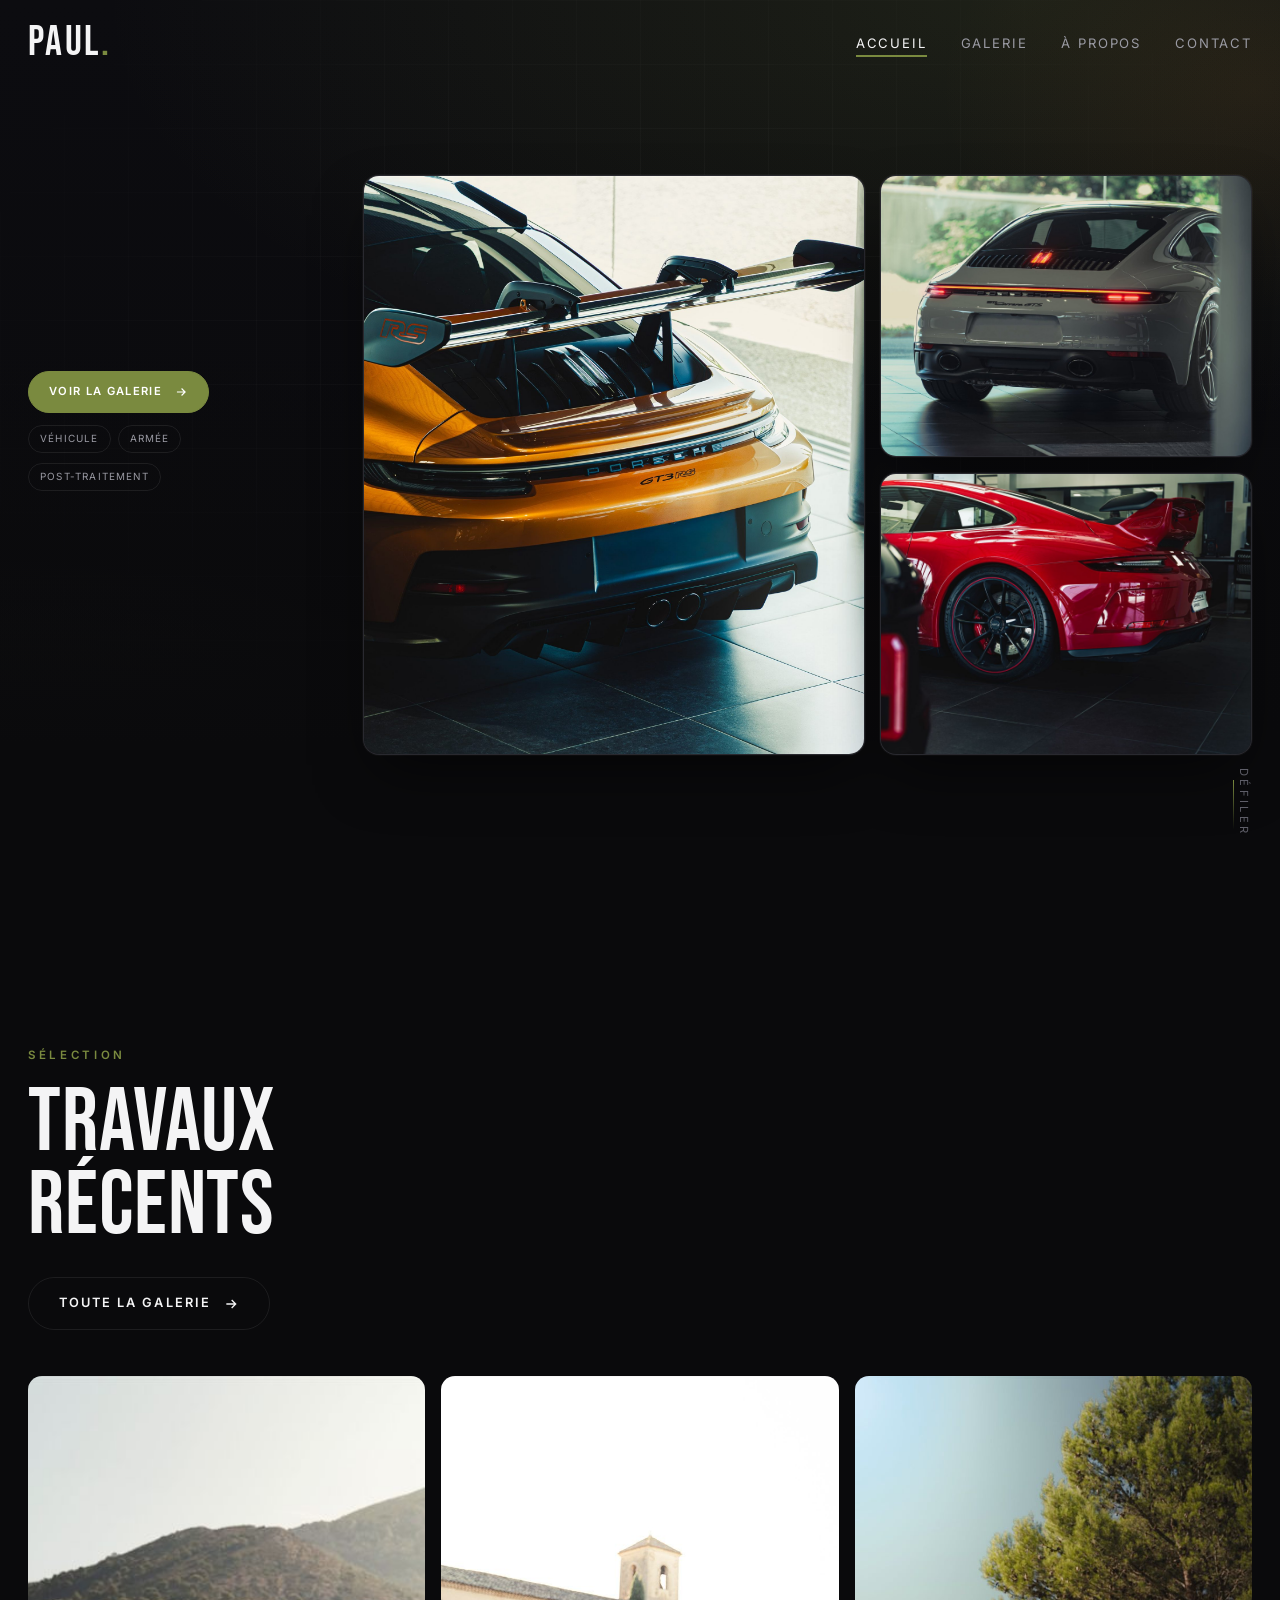
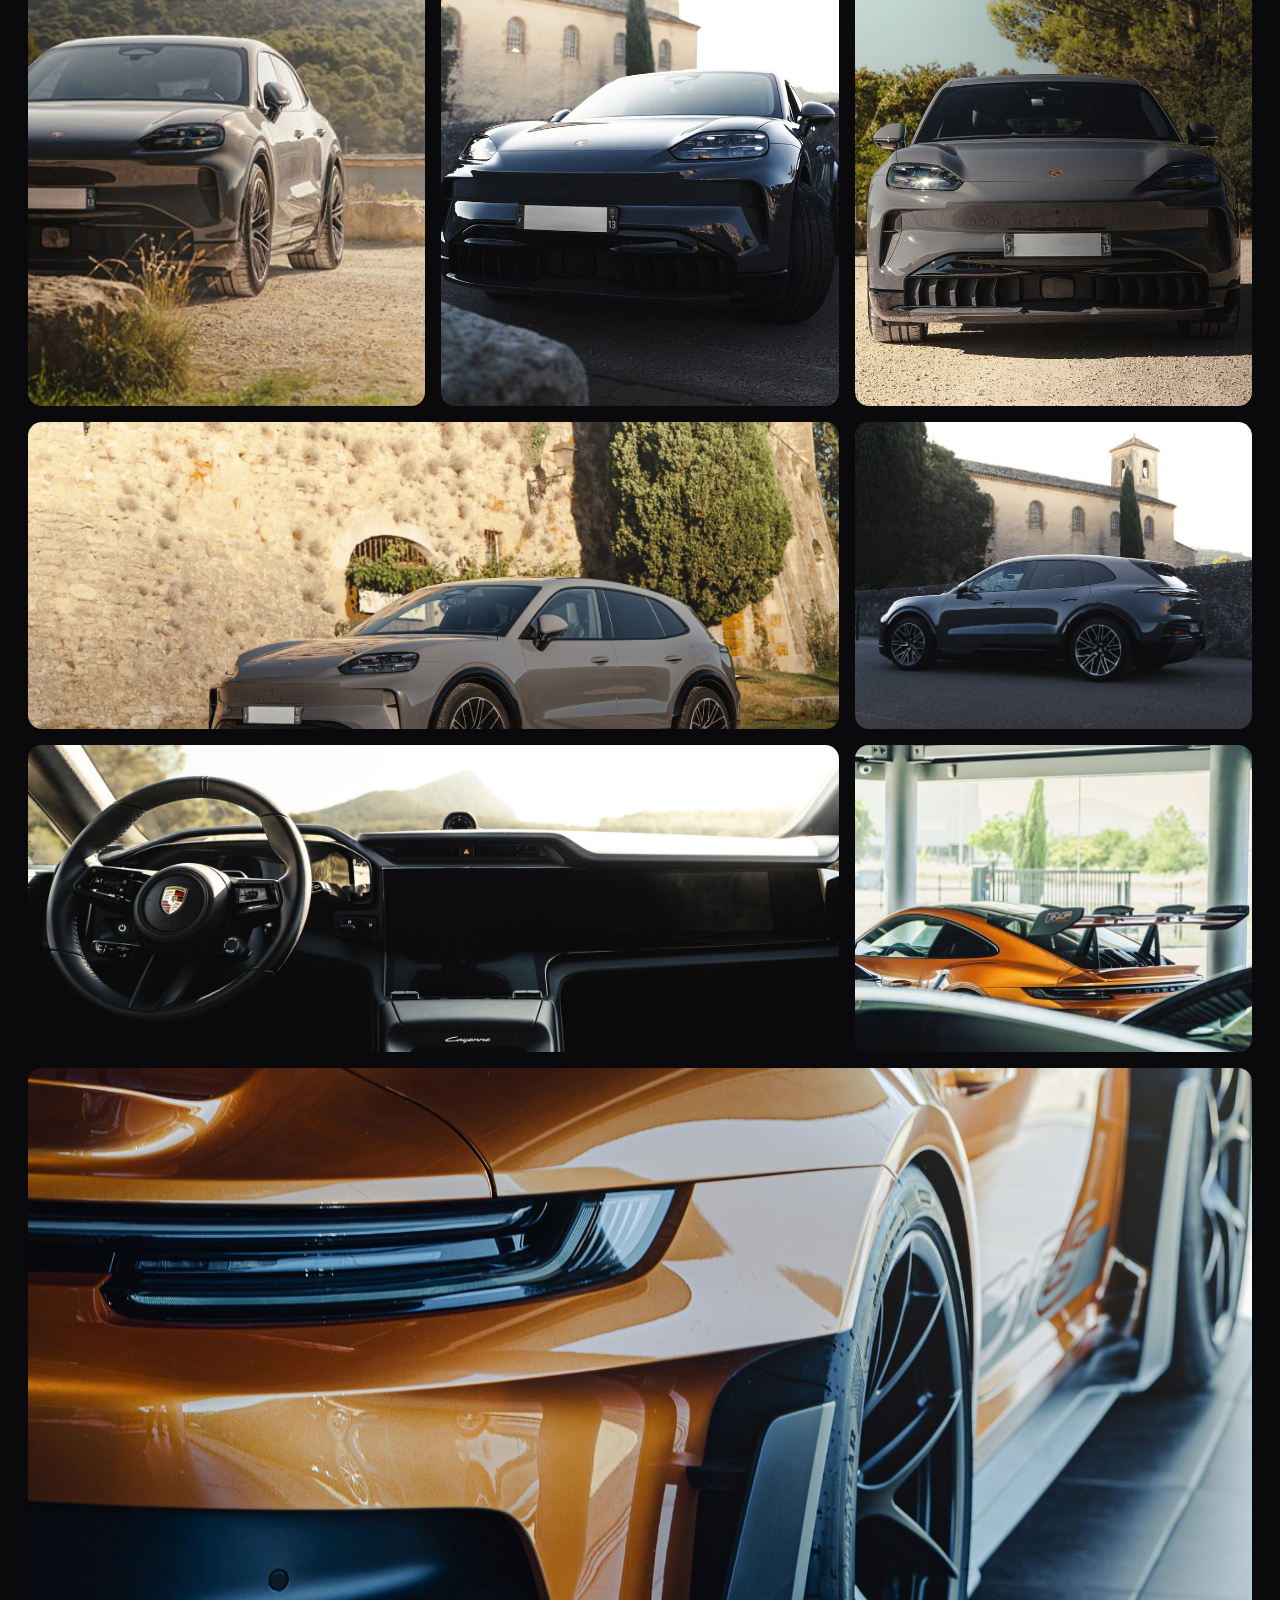
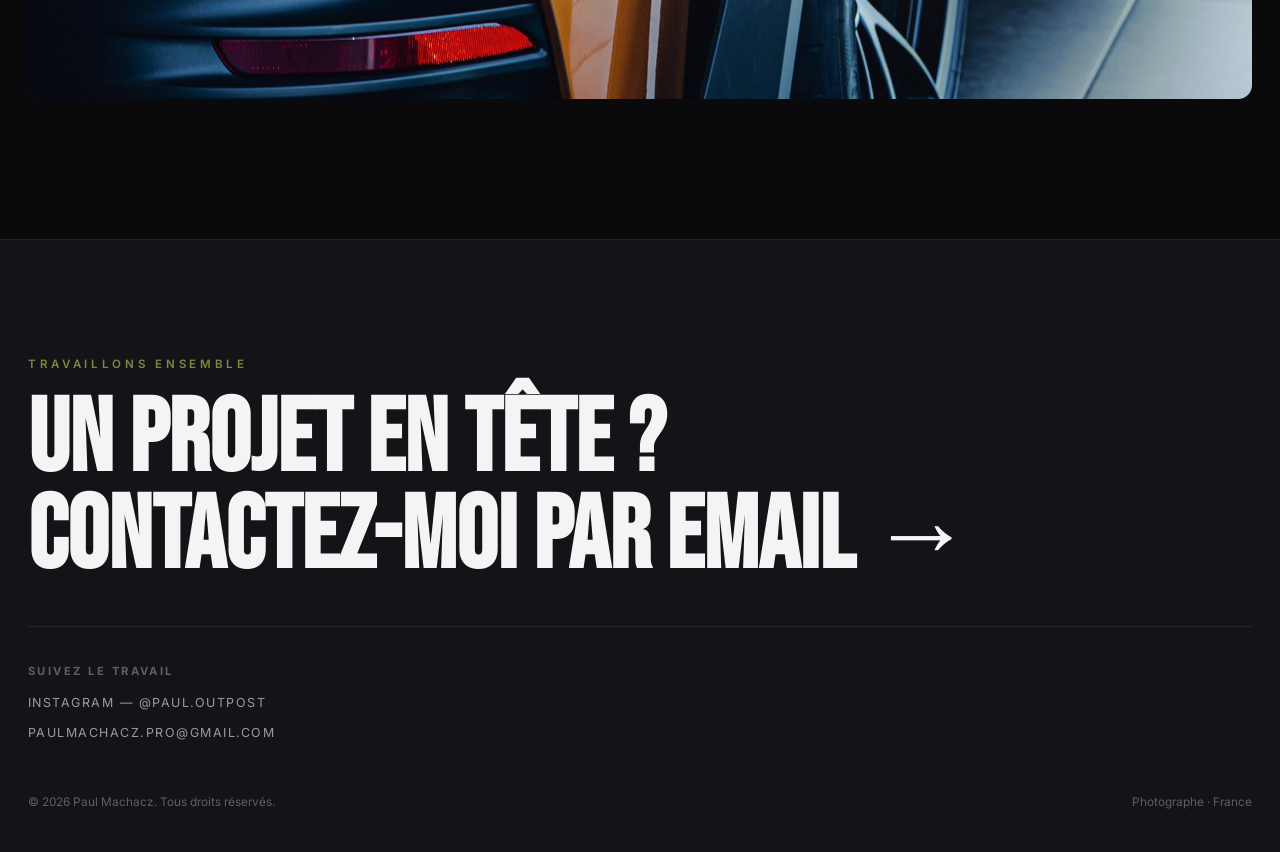
<file: index.html>
<!DOCTYPE html>
<html lang="fr">
<head>
  <meta charset="UTF-8" />
  <meta name="viewport" content="width=device-width, initial-scale=1.0" />
  <title>Paul Machacz — Photographe</title>
  <meta name="description" content="Portfolio de Paul Machacz, photographe — véhicule et armée." />

  <!-- Polices -->
  <link rel="preconnect" href="https://fonts.googleapis.com" />
  <link rel="preconnect" href="https://fonts.gstatic.com" crossorigin />
  <link href="https://fonts.googleapis.com/css2?family=Bebas+Neue&family=Inter:wght@400;500;600&display=swap" rel="stylesheet" />

  <link rel="stylesheet" href="css/style.css?v=20261019" />
</head>
<body>

  <!-- ===== Navigation ===== -->
  <nav class="nav">
    <a href="index.html" class="nav__brand">PAUL<span>.</span></a>
    <ul class="nav__links">
      <li><a href="index.html" class="active">Accueil</a></li>
      <li><a href="galerie.html">Galerie</a></li>
      <li><a href="a-propos.html">À propos</a></li>
      <li><a href="#contact">Contact</a></li>
    </ul>
    <button class="nav__toggle" aria-label="Menu"><span></span><span></span><span></span></button>
  </nav>

  <!-- ===== Hero ===== -->
  <header class="hero">
    <div class="hero__bg"></div>
    <div class="hero__grid"></div>
    <div class="container hero__inner">
      <div class="hero__text">
        <div class="hero__meta">
          <a href="galerie.html" class="btn">
            Voir la galerie
            <svg viewBox="0 0 24 24" fill="none" stroke="currentColor" stroke-width="2"><path d="M5 12h14M13 6l6 6-6 6"/></svg>
          </a>
          <div class="hero__tags-group">
            <div class="hero__tags">
              <a href="galerie.html?cat=vehicule">Véhicule</a><a href="galerie.html?cat=armee">Armée</a>
            </div>
            <div class="hero__tags">
              <a href="galerie.html?cat=post-traitement">Post-traitement</a>
            </div>
          </div>
        </div>
      </div>

      <!-- Emplacement images : déposez hero-1.jpg, hero-2.jpg et hero-3.jpg dans le dossier /images -->
      <div class="hero__showcase">
        <figure class="hero__frame hero__frame--main is-empty" data-label="Votre image">
          <img src="images/hero-1.jpg" alt="Photo mise en avant — Paul Machacz"
               onerror="this.remove();this.closest('.hero__frame').classList.add('is-empty')"
               onload="this.closest('.hero__frame').classList.remove('is-empty')" />
        </figure>
        <figure class="hero__frame hero__frame--side is-empty" data-label="Votre image">
          <img src="images/hero-2.jpg" alt="Photo mise en avant — Paul Machacz"
               onerror="this.remove();this.closest('.hero__frame').classList.add('is-empty')"
               onload="this.closest('.hero__frame').classList.remove('is-empty')" />
        </figure>
        <figure class="hero__frame hero__frame--third is-empty" data-label="Votre image" role="img" aria-label="Porsche 911 GT3, vue 3/4 arrière — Centre Porsche Montélimar">
          <div class="pixel-image" data-pixel-src="images/hero-3.jpg" data-pixel-rows="4" data-pixel-cols="6"></div>
        </figure>
      </div>
    </div>
    <div class="hero__scroll">Défiler</div>
  </header>

  <!-- ===== Aperçu galerie ===== -->
  <section class="section">
    <div class="container">
      <div class="reveal">
        <span class="eyebrow">Sélection</span>
        <h2 class="section-title">Travaux<br>récents</h2>
        <a href="galerie.html" class="btn btn--ghost" style="margin-top:30px;">
          Toute la galerie
          <svg viewBox="0 0 24 24" fill="none" stroke="currentColor" stroke-width="2"><path d="M5 12h14M13 6l6 6-6 6"/></svg>
        </a>
      </div>

      <!-- Grille de l'accueil : davantage d'emplacements + remplissage automatique des trous -->
      <div class="grid" data-grid data-limit="8" style="margin-top:46px; grid-auto-flow:dense;"></div>
    </div>
  </section>

  <!-- ===== Pied de page / Contact ===== -->
  <footer class="footer" id="contact">
    <div class="container">
      <p class="eyebrow reveal">Travaillons ensemble</p>
      <h2 class="footer__cta reveal">
        Un projet en tête ?<br>
        <a href="https://mail.google.com/mail/?view=cm&fs=1&to=paulmachacz.pro@gmail.com" target="_blank" rel="noopener">Contactez-moi par email →</a>
      </h2>

      <div class="footer__grid reveal">
        <div class="footer__col">
          <h4>Suivez le travail</h4>
          <div class="footer__socials">
            <a href="https://www.instagram.com/paul.outpost/" target="_blank" rel="noopener">Instagram — @paul.outpost</a>
            <a href="https://mail.google.com/mail/?view=cm&fs=1&to=paulmachacz.pro@gmail.com" target="_blank" rel="noopener">paulmachacz.pro@gmail.com</a>
          </div>
        </div>
      </div>

      <div class="footer__bottom">
        <span>© <span data-year>2026</span> Paul Machacz. Tous droits réservés.</span>
        <span>Photographe · France</span>
      </div>
    </div>
  </footer>

  <!-- ===== Lightbox ===== -->
  <div class="lightbox" data-lightbox>
    <button class="lightbox__close" data-lb-close aria-label="Fermer">✕</button>
    <button class="lightbox__nav prev" data-lb-prev aria-label="Précédent">‹</button>
    <div data-lb-stage></div>
    <button class="lightbox__nav next" data-lb-next aria-label="Suivant">›</button>
    <div class="lightbox__cap" data-lb-cap></div>
  </div>

  <script src="js/data.js?v=20261019"></script>
  <script src="js/main.js?v=20261019"></script>
</body>
</html>
</file>
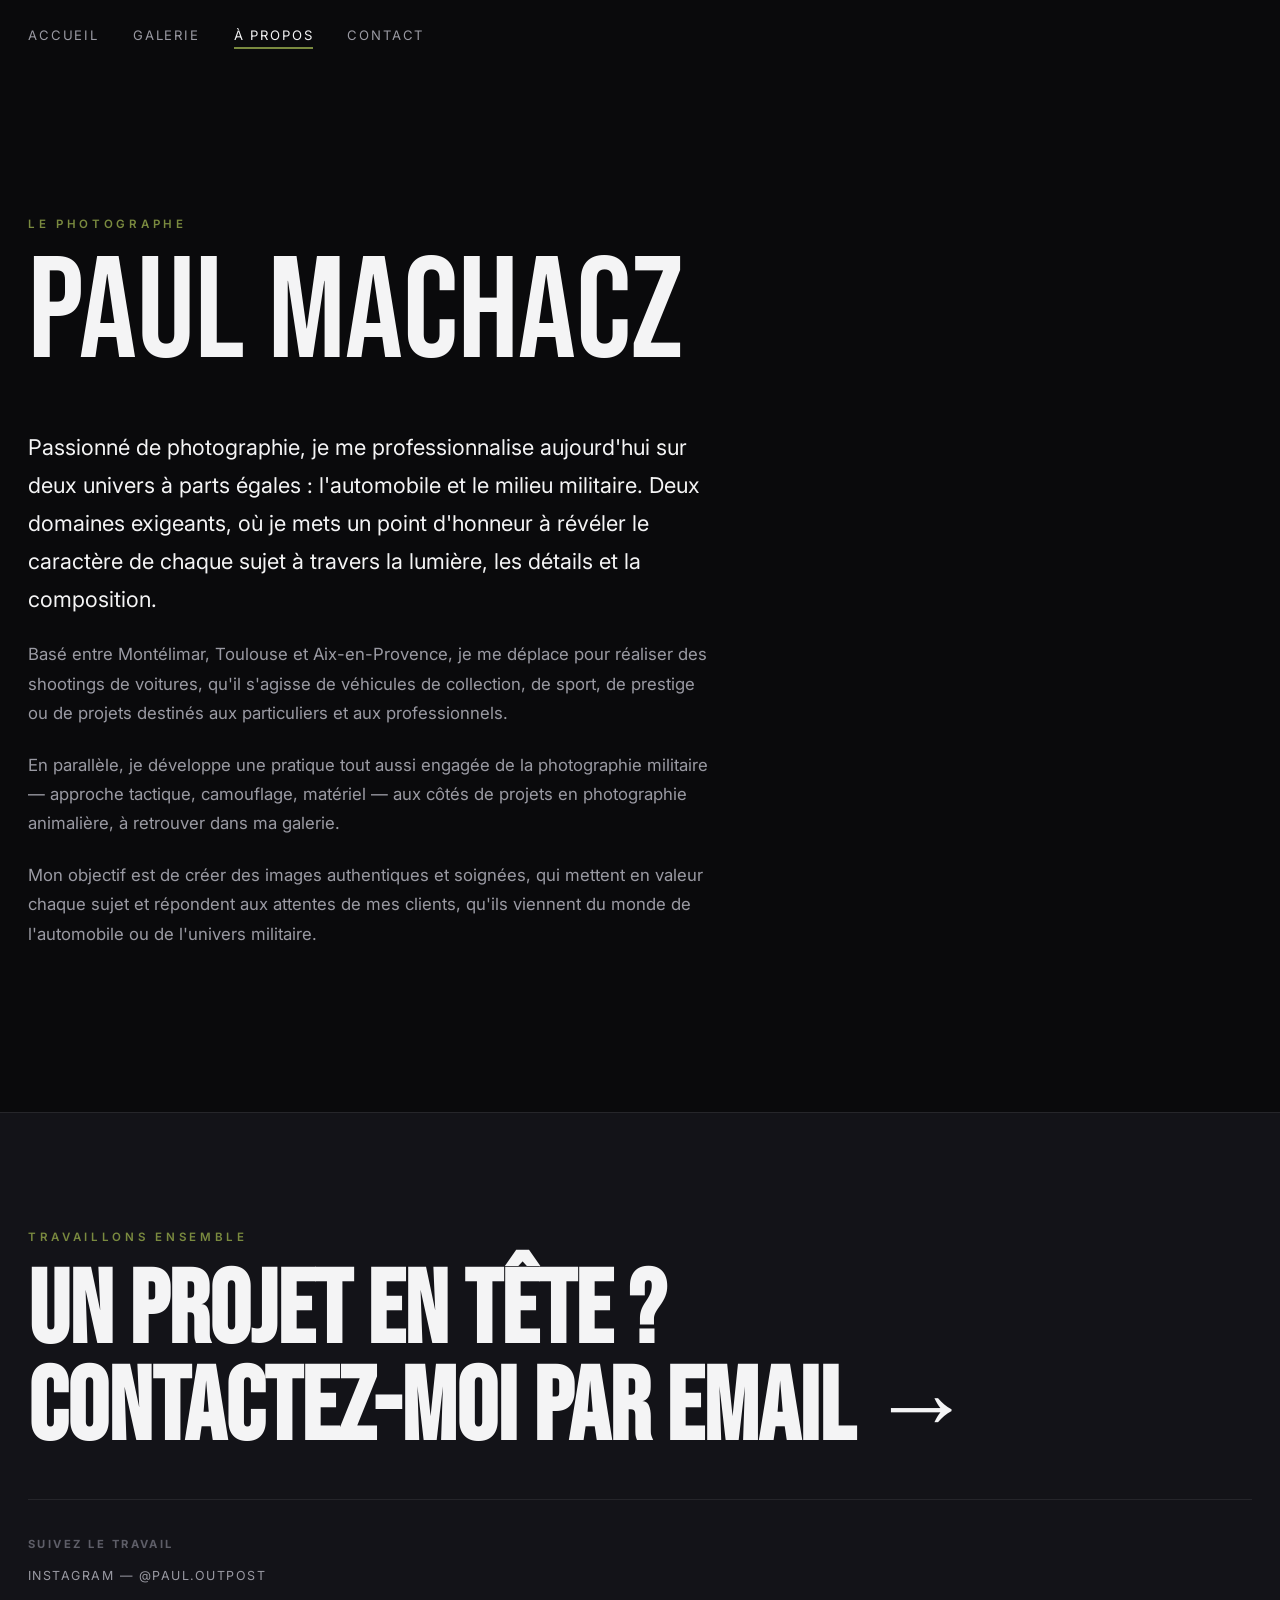
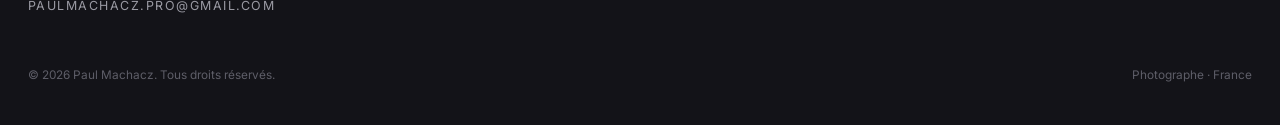
<file: a-propos.html>
<!DOCTYPE html>
<html lang="fr">
<head>
  <meta charset="UTF-8" />
  <meta name="viewport" content="width=device-width, initial-scale=1.0" />
  <title>À propos — Paul Machacz</title>
  <meta name="description" content="À propos de Paul Machacz, photographe spécialisé en automobile et univers militaire, basé entre Montélimar, Toulouse et Aix-en-Provence." />

  <link rel="preconnect" href="https://fonts.googleapis.com" />
  <link rel="preconnect" href="https://fonts.gstatic.com" crossorigin />
  <link href="https://fonts.googleapis.com/css2?family=Bebas+Neue&family=Inter:wght@400;500;600&display=swap" rel="stylesheet" />

  <link rel="stylesheet" href="css/style.css?v=20261019" />
</head>
<body>

  <!-- ===== Navigation ===== -->
  <nav class="nav scrolled nav--no-brand">
    <ul class="nav__links">
      <li><a href="index.html">Accueil</a></li>
      <li><a href="galerie.html">Galerie</a></li>
      <li><a href="a-propos.html" class="active">À propos</a></li>
      <li><a href="index.html#contact">Contact</a></li>
    </ul>
    <button class="nav__toggle" aria-label="Menu"><span></span><span></span><span></span></button>
  </nav>

  <!-- ===== En-tête de page ===== -->
  <header class="page-head">
    <div class="container">
      <span class="eyebrow">Le photographe</span>
      <h1>Paul Machacz</h1>
    </div>
  </header>

  <!-- ===== Texte de présentation ===== -->
  <section class="section" style="padding-top:10px;">
    <div class="container">
      <div class="about reveal">
        <p>Passionné de photographie, je me professionnalise aujourd'hui sur deux univers à parts égales : l'automobile et le milieu militaire. Deux domaines exigeants, où je mets un point d'honneur à révéler le caractère de chaque sujet à travers la lumière, les détails et la composition.</p>
        <p>Basé entre Montélimar, Toulouse et Aix-en-Provence, je me déplace pour réaliser des shootings de voitures, qu'il s'agisse de véhicules de collection, de sport, de prestige ou de projets destinés aux particuliers et aux professionnels.</p>
        <p>En parallèle, je développe une pratique tout aussi engagée de la photographie militaire — approche tactique, camouflage, matériel — aux côtés de projets en photographie animalière, à retrouver dans ma galerie.</p>
        <p>Mon objectif est de créer des images authentiques et soignées, qui mettent en valeur chaque sujet et répondent aux attentes de mes clients, qu'ils viennent du monde de l'automobile ou de l'univers militaire.</p>
      </div>
    </div>
  </section>

  <!-- ===== Pied de page / Contact ===== -->
  <footer class="footer" id="contact">
    <div class="container">
      <p class="eyebrow reveal">Travaillons ensemble</p>
      <h2 class="footer__cta reveal">
        Un projet en tête ?<br>
        <a href="https://mail.google.com/mail/?view=cm&fs=1&to=paulmachacz.pro@gmail.com" target="_blank" rel="noopener">Contactez-moi par email →</a>
      </h2>

      <div class="footer__grid reveal">
        <div class="footer__col">
          <h4>Suivez le travail</h4>
          <div class="footer__socials">
            <a href="https://www.instagram.com/paul.outpost/" target="_blank" rel="noopener">Instagram — @paul.outpost</a>
            <a href="https://mail.google.com/mail/?view=cm&fs=1&to=paulmachacz.pro@gmail.com" target="_blank" rel="noopener">paulmachacz.pro@gmail.com</a>
          </div>
        </div>
      </div>

      <div class="footer__bottom">
        <span>© <span data-year>2026</span> Paul Machacz. Tous droits réservés.</span>
        <span>Photographe · France</span>
      </div>
    </div>
  </footer>

  <script src="js/data.js?v=20261019"></script>
  <script src="js/main.js?v=20261019"></script>
</body>
</html>
</file>
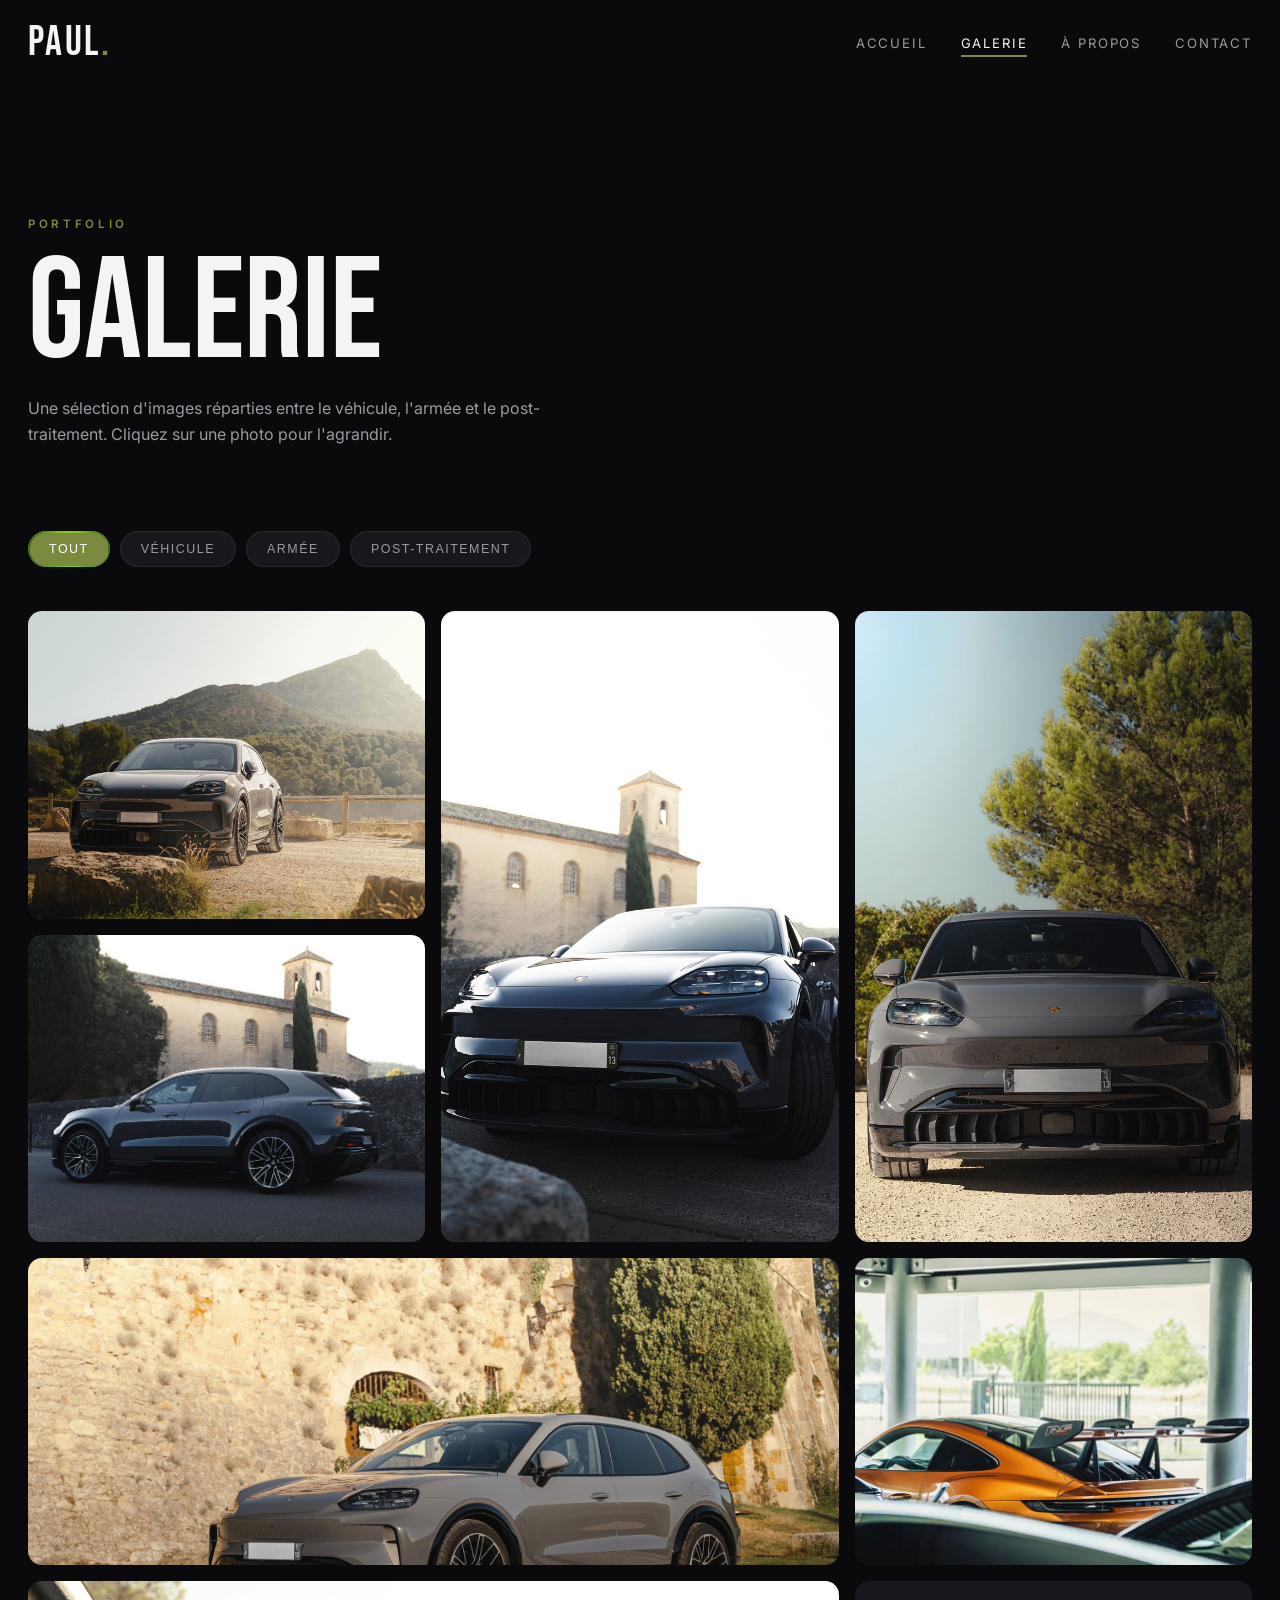
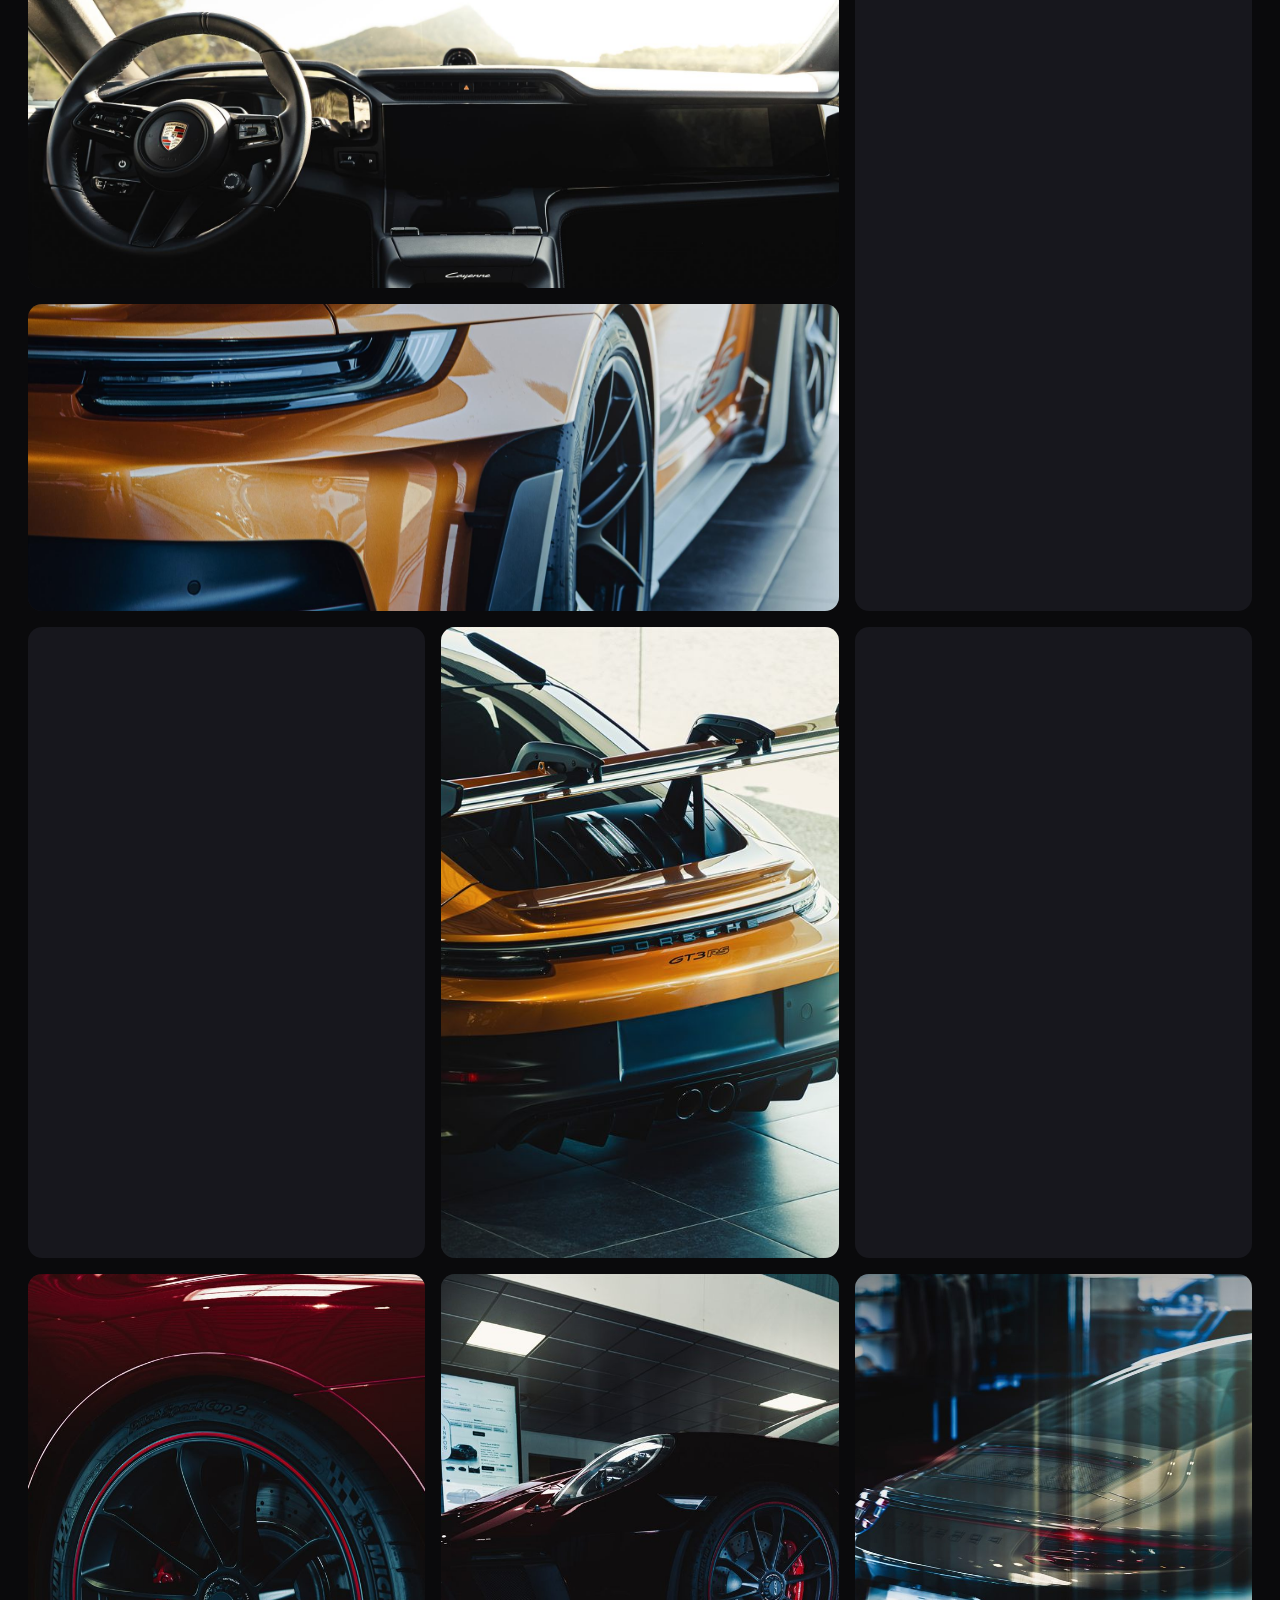
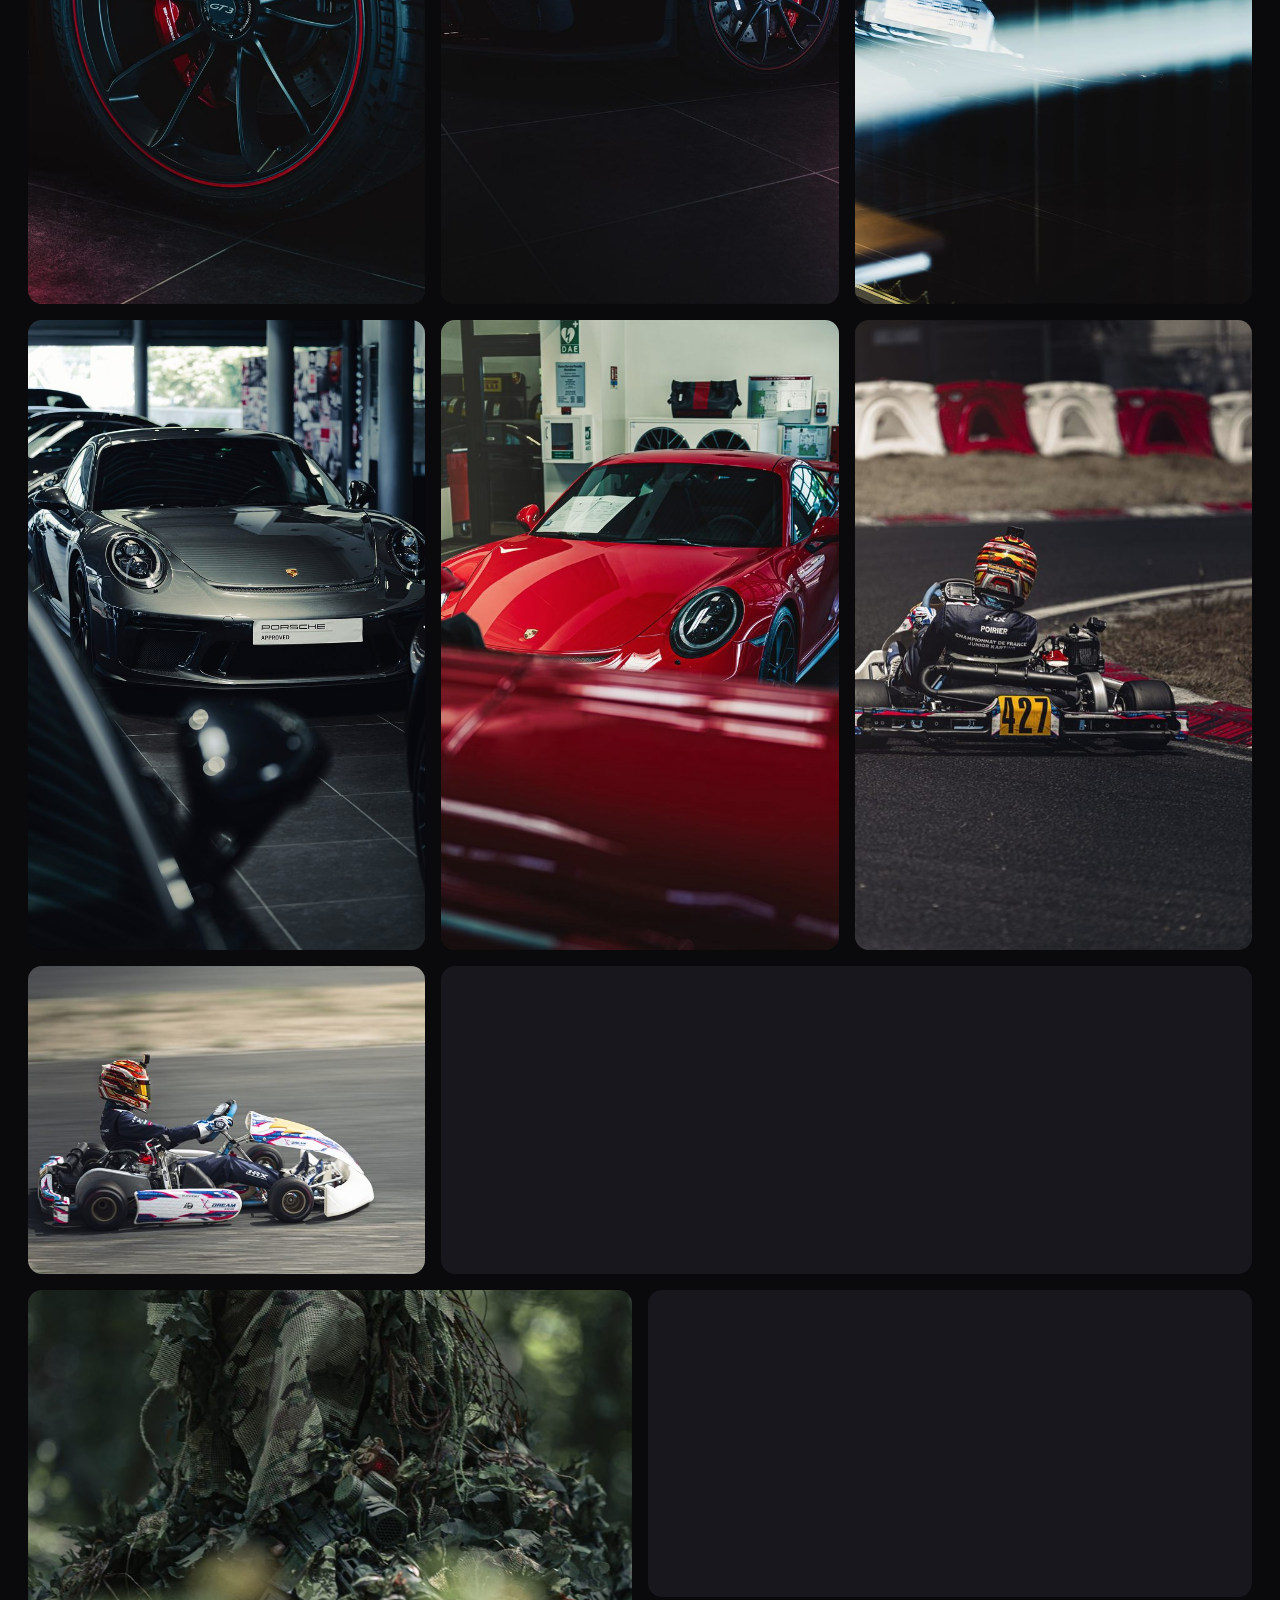
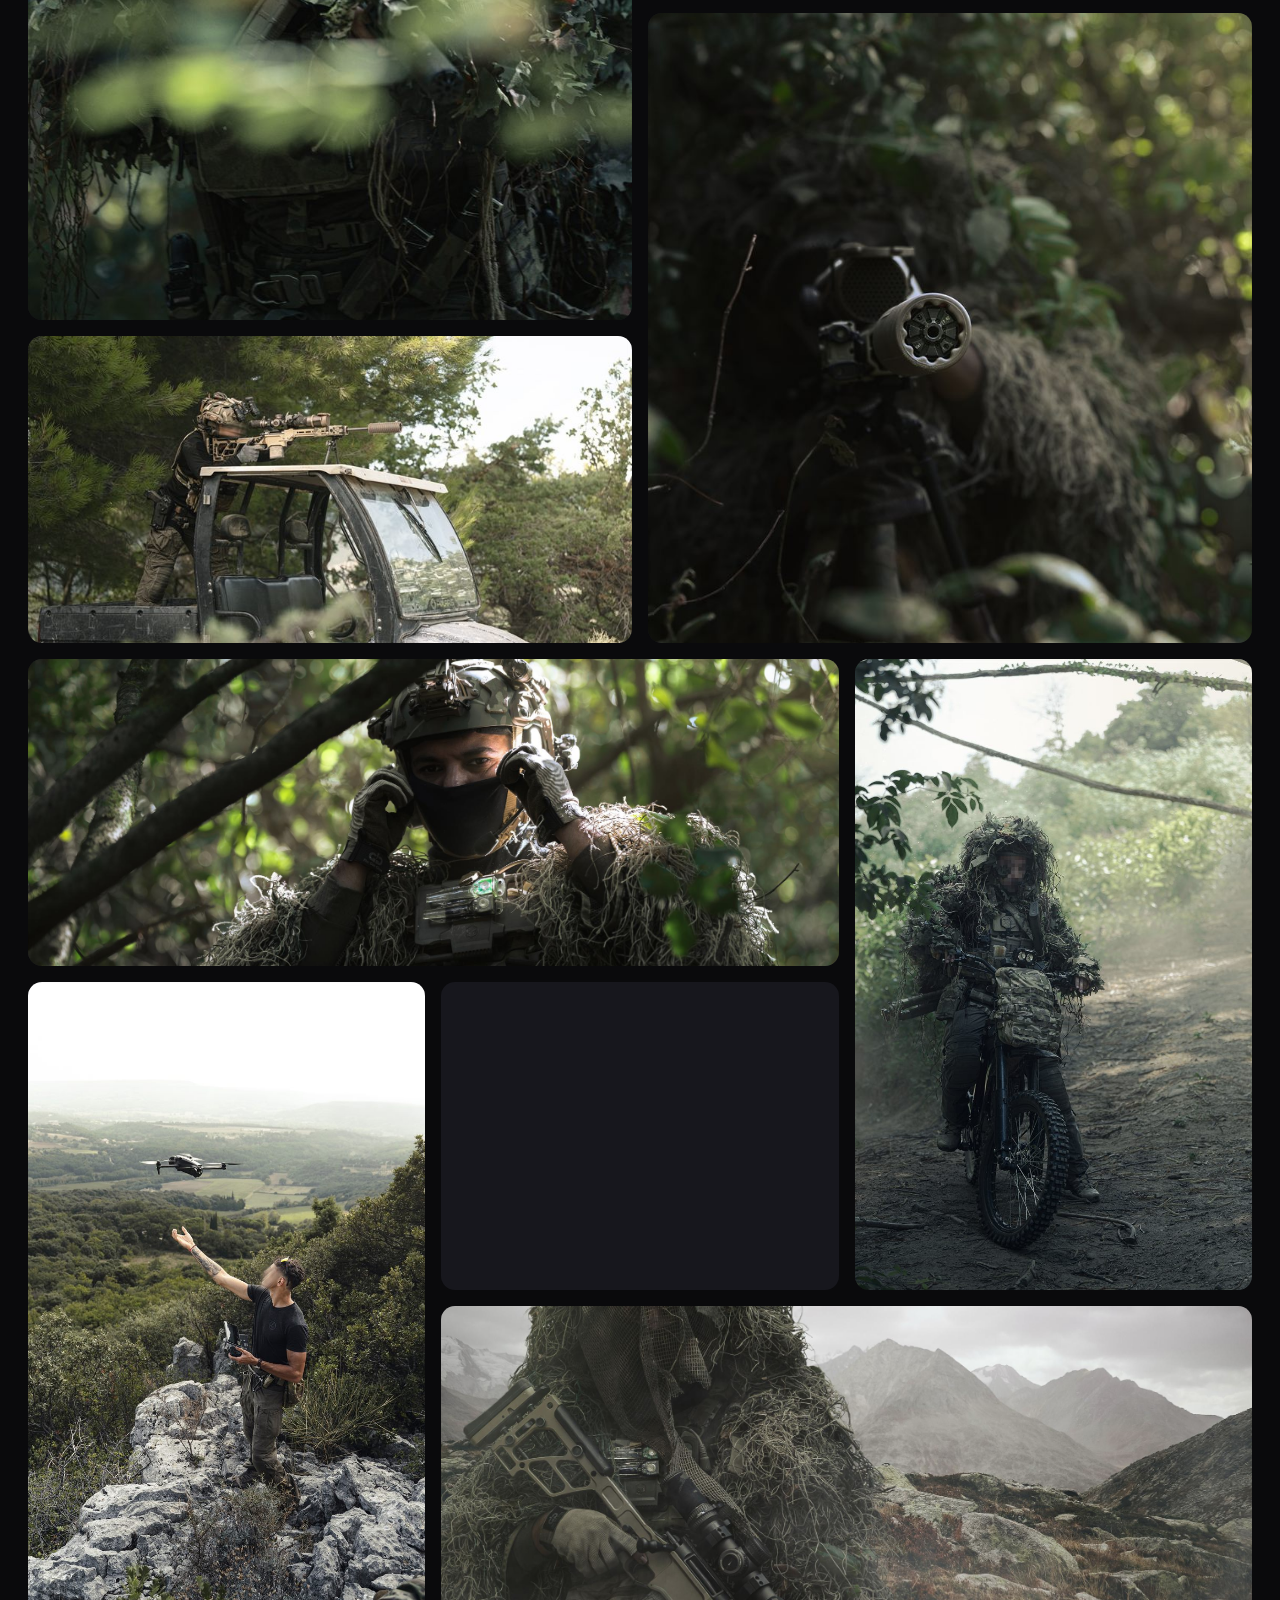
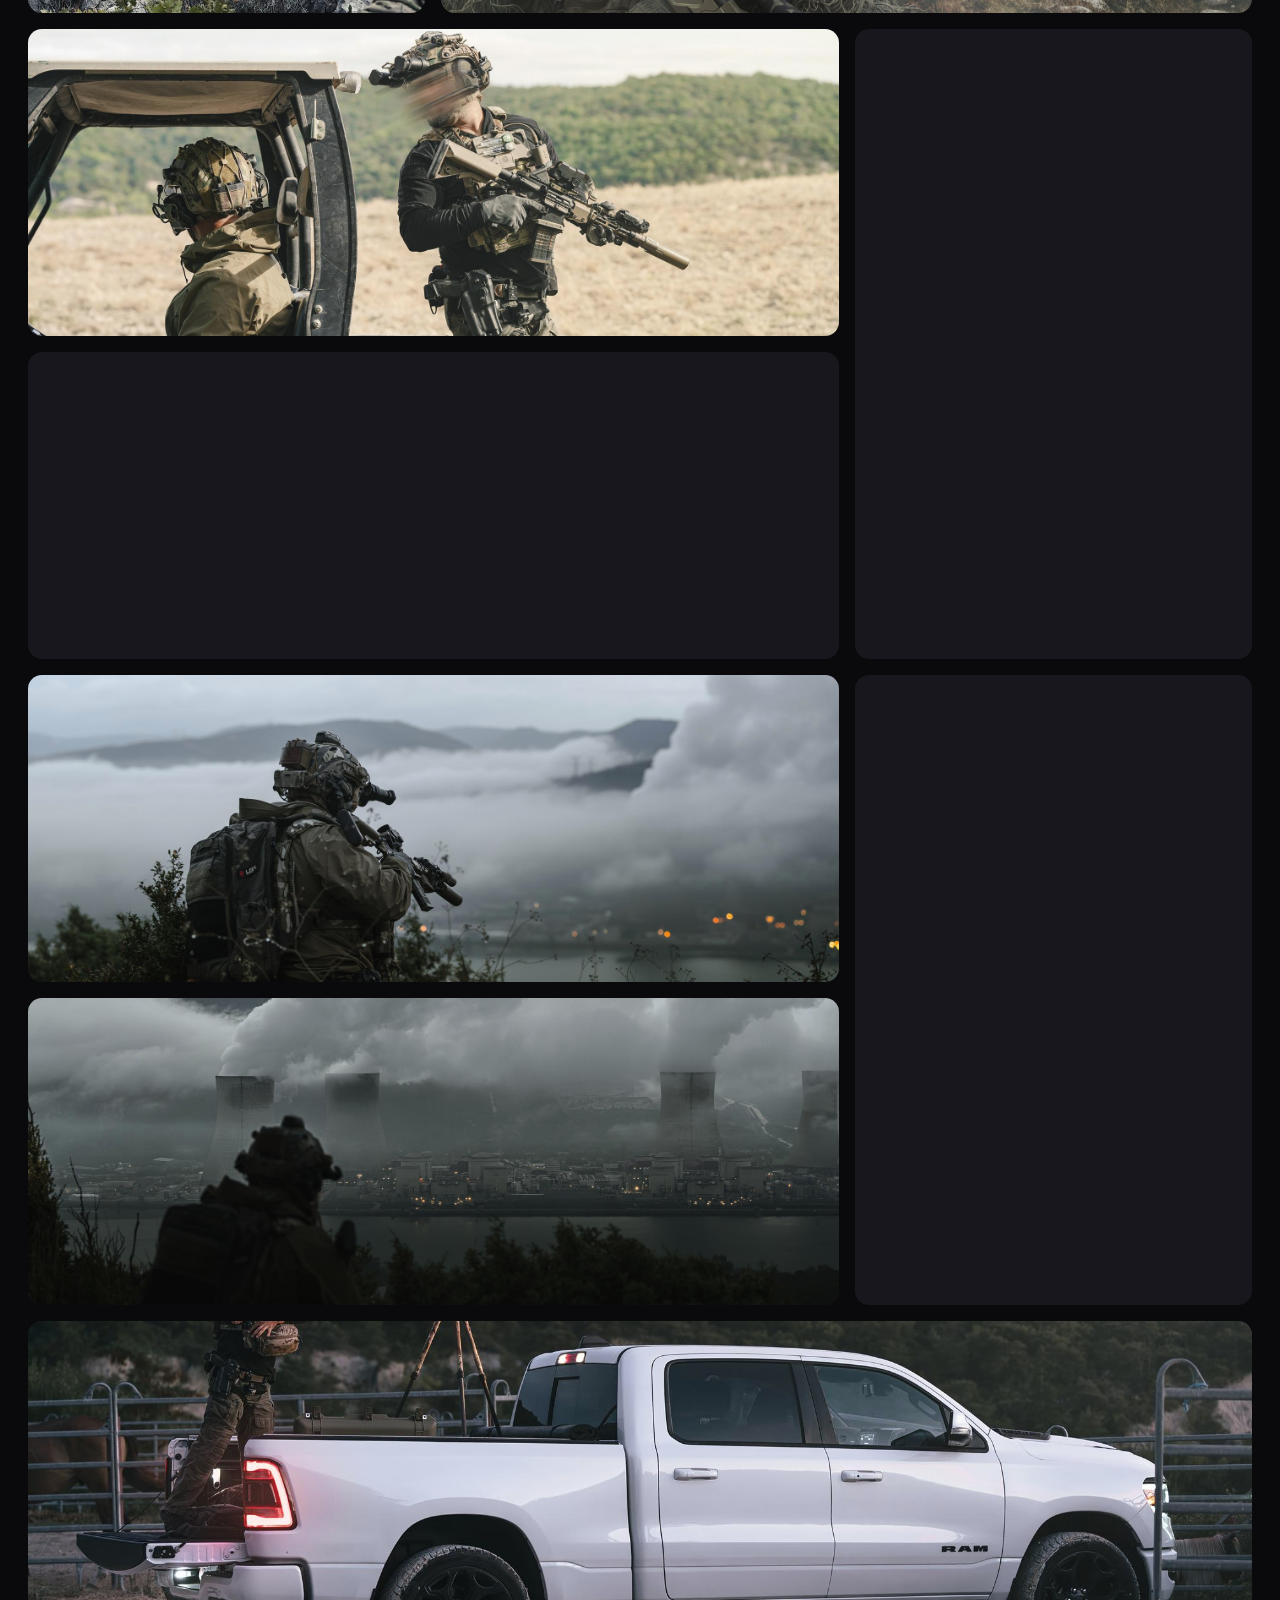
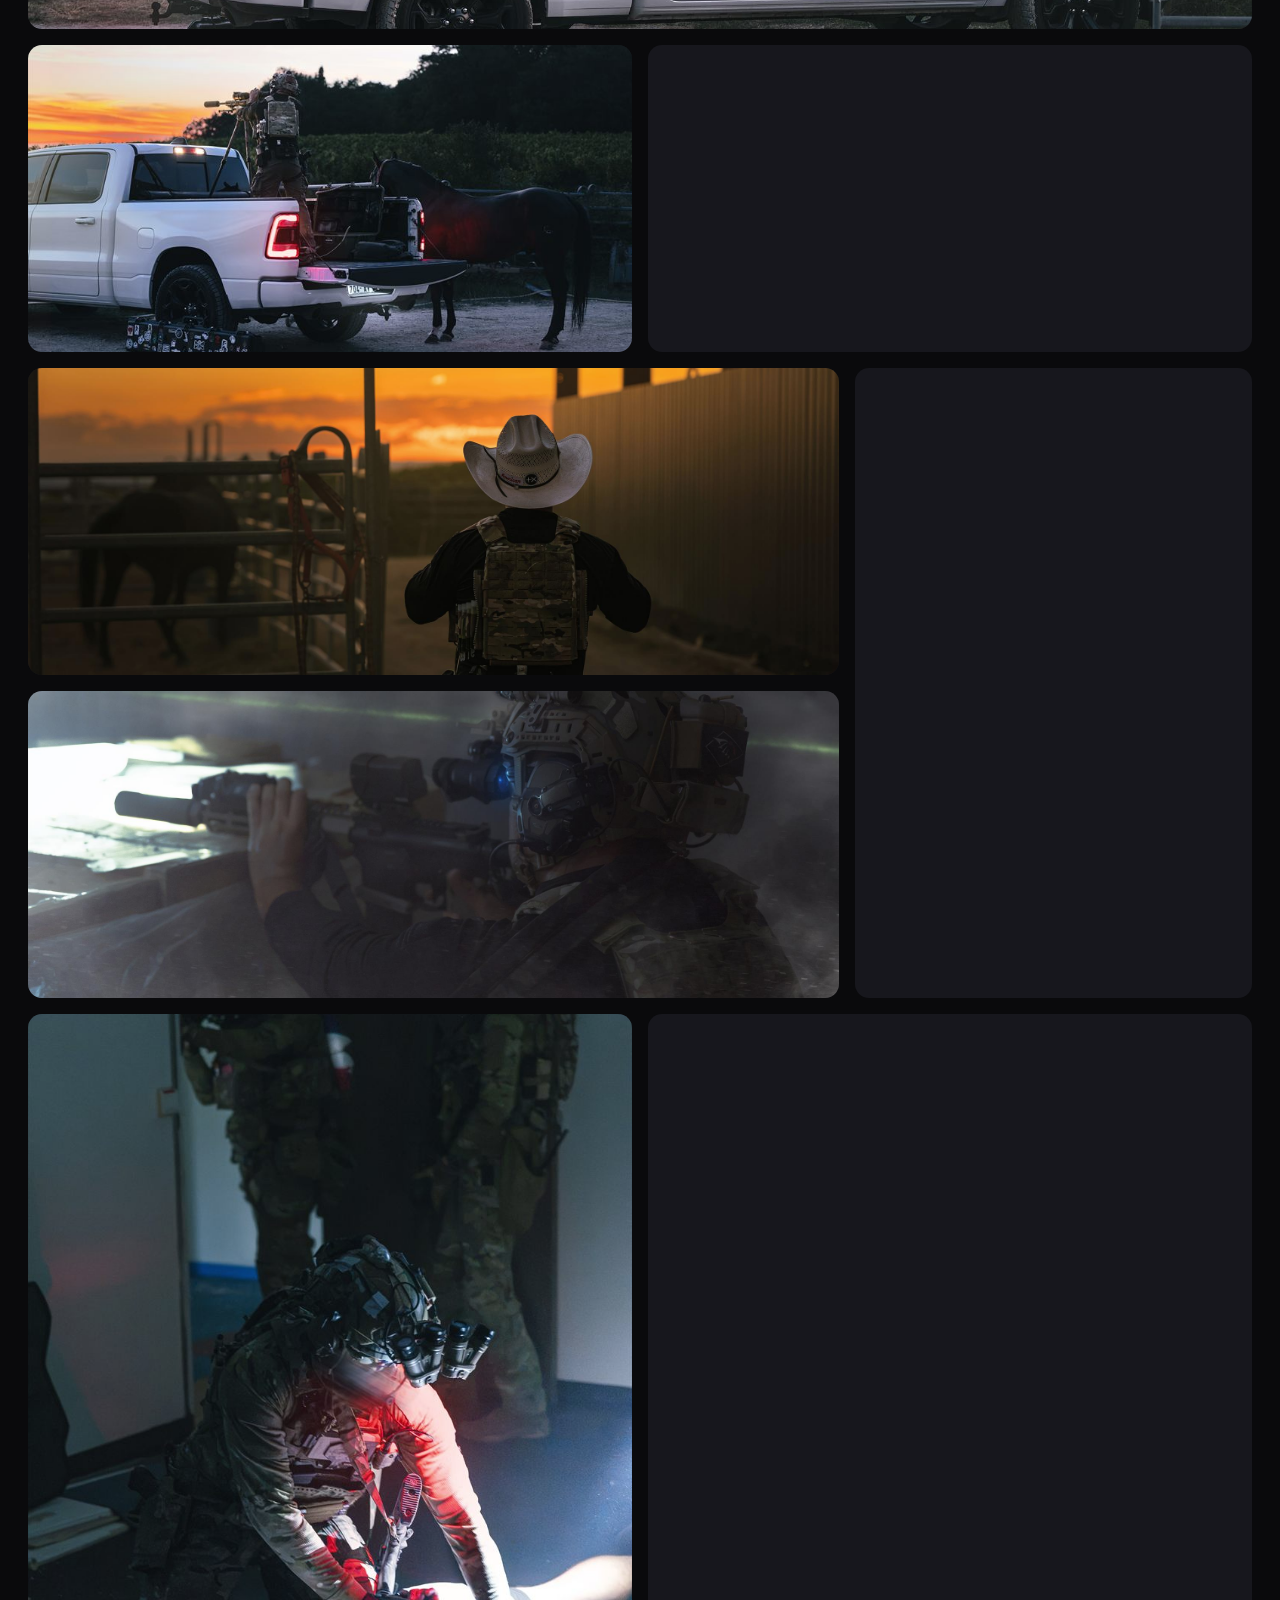
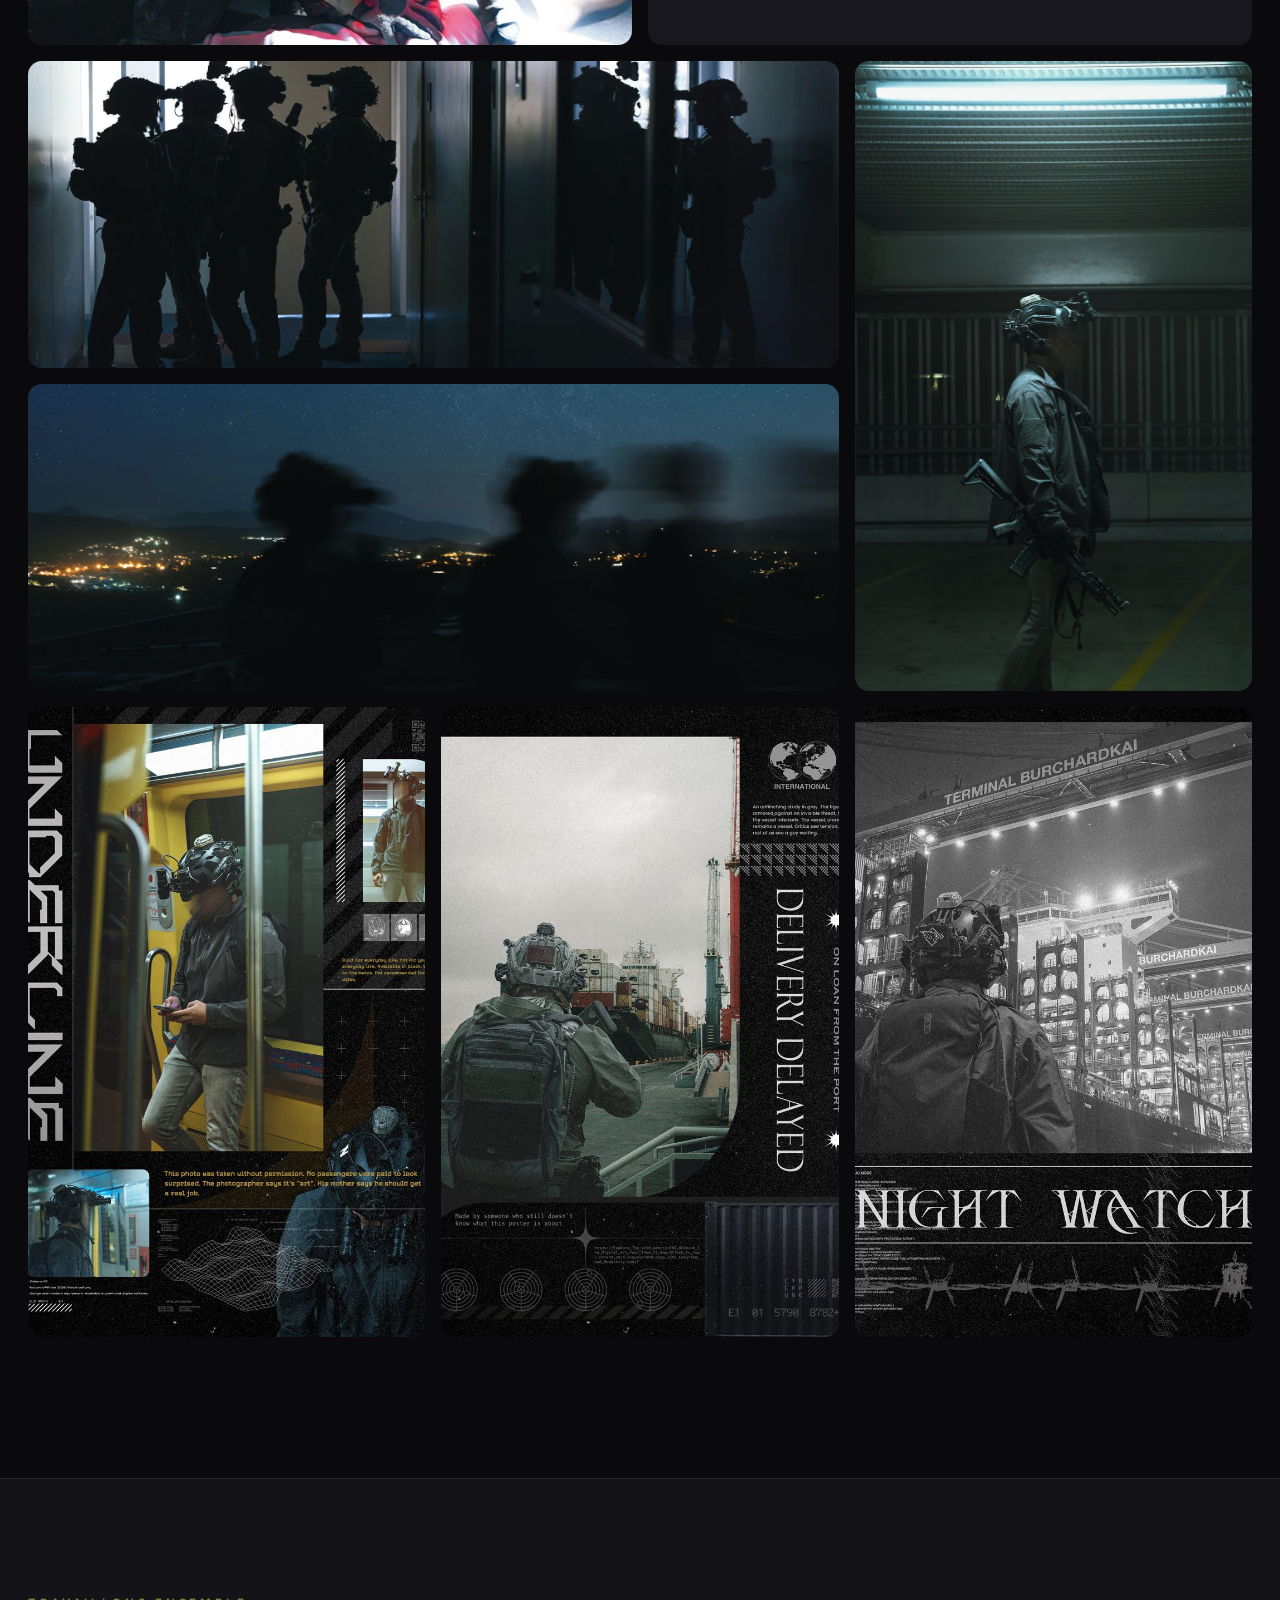
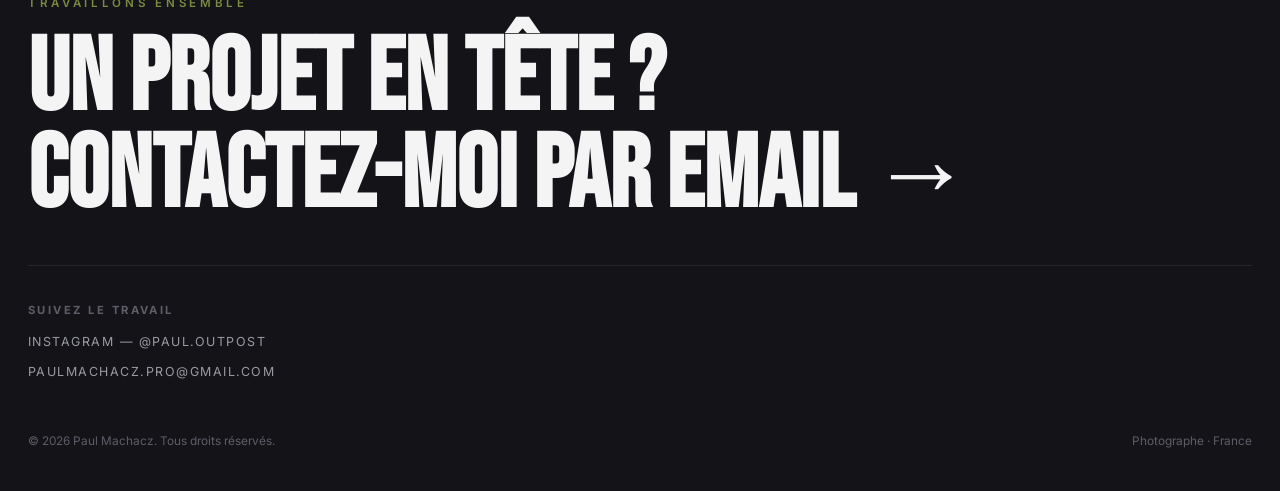
<file: galerie.html>
<!DOCTYPE html>
<html lang="fr">
<head>
  <meta charset="UTF-8" />
  <meta name="viewport" content="width=device-width, initial-scale=1.0" />
  <title>Galerie — Paul Machacz</title>
  <meta name="description" content="Galerie photo de Paul Machacz — véhicule et armée." />

  <link rel="preconnect" href="https://fonts.googleapis.com" />
  <link rel="preconnect" href="https://fonts.gstatic.com" crossorigin />
  <link href="https://fonts.googleapis.com/css2?family=Bebas+Neue&family=Inter:wght@400;500;600&display=swap" rel="stylesheet" />

  <link rel="stylesheet" href="css/style.css?v=20261019" />
</head>
<body>

  <!-- ===== Navigation ===== -->
  <nav class="nav scrolled">
    <a href="index.html" class="nav__brand">PAUL<span>.</span></a>
    <ul class="nav__links">
      <li><a href="index.html">Accueil</a></li>
      <li><a href="galerie.html" class="active">Galerie</a></li>
      <li><a href="a-propos.html">À propos</a></li>
      <li><a href="index.html#contact">Contact</a></li>
    </ul>
    <button class="nav__toggle" aria-label="Menu"><span></span><span></span><span></span></button>
  </nav>

  <!-- ===== En-tête de page ===== -->
  <header class="page-head">
    <div class="page-head__banner" data-armee-banner>
      <div class="page-head__bg">
        <img src="images/banner/banner-1.jpg" alt="" />
        <img src="images/banner/banner-3.jpg" alt="" />
        <img src="images/banner/banner-4.jpg" alt="" />
      </div>
      <div class="page-head__overlay"></div>
    </div>
    <div class="container">
      <span class="eyebrow">Portfolio</span>
      <h1>Galerie</h1>
      <p>Une sélection d'images réparties entre le véhicule, l'armée et le post-traitement. Cliquez sur une photo pour l'agrandir.</p>
    </div>
  </header>

  <!-- ===== Galerie filtrable ===== -->
  <section class="section" style="padding-top:10px;">
    <div class="container">
      <div class="filters">
        <button class="filter active" data-filter="all">Tout</button>
        <button class="filter" data-filter="vehicule">Véhicule</button>
        <button class="filter" data-filter="armee">Armée</button>
        <button class="filter" data-filter="post-traitement">Post-traitement</button>
      </div>

      <div class="grid" data-grid></div>
    </div>
  </section>

  <!-- ===== Pied de page / Contact ===== -->
  <footer class="footer" id="contact">
    <div class="container">
      <p class="eyebrow reveal">Travaillons ensemble</p>
      <h2 class="footer__cta reveal">
        Un projet en tête ?<br>
        <a href="https://mail.google.com/mail/?view=cm&fs=1&to=paulmachacz.pro@gmail.com" target="_blank" rel="noopener">Contactez-moi par email →</a>
      </h2>

      <div class="footer__grid reveal">
        <div class="footer__col">
          <h4>Suivez le travail</h4>
          <div class="footer__socials">
            <a href="https://www.instagram.com/paul.outpost/" target="_blank" rel="noopener">Instagram — @paul.outpost</a>
            <a href="https://mail.google.com/mail/?view=cm&fs=1&to=paulmachacz.pro@gmail.com" target="_blank" rel="noopener">paulmachacz.pro@gmail.com</a>
          </div>
        </div>
      </div>

      <div class="footer__bottom">
        <span>© <span data-year>2026</span> Paul Machacz. Tous droits réservés.</span>
        <span>Photographe · France</span>
      </div>
    </div>
  </footer>

  <!-- ===== Lightbox ===== -->
  <div class="lightbox" data-lightbox>
    <button class="lightbox__close" data-lb-close aria-label="Fermer">✕</button>
    <button class="lightbox__nav prev" data-lb-prev aria-label="Précédent">‹</button>
    <div data-lb-stage></div>
    <button class="lightbox__nav next" data-lb-next aria-label="Suivant">›</button>
    <div class="lightbox__cap" data-lb-cap></div>
  </div>

  <script src="js/data.js?v=20261019"></script>
  <script src="js/main.js?v=20261019"></script>
</body>
</html>
</file>
<file: css/style.css>
/* =========================================================
   PORTFOLIO PHOTO — Feuille de style principale
   Style : Audacieux & moderne (sombre, contrasté, animé)
   ---------------------------------------------------------
   Pour changer la couleur d'accent, modifiez --accent.
   ========================================================= */

:root {
  --bg:          #0a0a0c;
  --bg-soft:     #131318;
  --bg-card:     #17171d;
  --text:        #f4f4f5;
  --text-dim:    #9a9aa3;
  --text-faint:  #5e5e68;
  --accent:      #7a8a3f;   /* vert kaki — change tout le site */
  --accent-2:    #aeb46e;
  --border:      rgba(255,255,255,0.08);
  --maxw:        1320px;
  --ease:        cubic-bezier(0.22, 1, 0.36, 1);
  --font-display: "Bebas Neue", "Arial Narrow", sans-serif;
  --font-body:    "Inter", system-ui, -apple-system, Segoe UI, Roboto, sans-serif;
}

/* ---------- Reset ---------- */
*, *::before, *::after { box-sizing: border-box; margin: 0; padding: 0; }
html { scroll-behavior: smooth; }
body {
  background: var(--bg);
  color: var(--text);
  font-family: var(--font-body);
  line-height: 1.6;
  -webkit-font-smoothing: antialiased;
  overflow-x: hidden;
}
img { display: block; max-width: 100%; }
a { color: inherit; text-decoration: none; }
ul { list-style: none; }
::selection { background: var(--accent); color: #fff; }

/* ---------- Layout helpers ---------- */
.container { width: 100%; max-width: var(--maxw); margin: 0 auto; padding: 0 28px; }
.section { padding: clamp(70px, 11vw, 150px) 0; }
.eyebrow {
  font-family: var(--font-body);
  text-transform: uppercase;
  letter-spacing: 0.32em;
  font-size: 0.72rem;
  font-weight: 600;
  color: var(--accent);
  margin-bottom: 18px;
  display: inline-block;
}
.section-title {
  font-family: var(--font-display);
  font-weight: 400;
  font-size: clamp(2.6rem, 7vw, 6rem);
  line-height: 0.92;
  letter-spacing: 0.01em;
  text-transform: uppercase;
}
.text-accent { color: var(--accent); }

/* ---------- Navigation ---------- */
.nav {
  position: fixed;
  inset: 0 0 auto 0;
  z-index: 100;
  display: flex;
  align-items: center;
  justify-content: space-between;
  padding: 22px 28px;
  transition: background 0.4s var(--ease), padding 0.4s var(--ease), border-color 0.4s var(--ease);
  border-bottom: 1px solid transparent;
}
.nav.scrolled {
  background: rgba(10,10,12,0.78);
  backdrop-filter: blur(14px);
  padding: 14px 28px;
  border-bottom: 1px solid var(--border);
}
.nav__brand {
  font-family: var(--font-display);
  font-size: 2.6rem;
  line-height: 1;
  letter-spacing: 0.06em;
  text-transform: uppercase;
}
.nav__brand span { color: var(--accent); }
.nav__links { display: flex; gap: 34px; align-items: center; }
.nav__links a {
  font-size: 0.82rem;
  text-transform: uppercase;
  letter-spacing: 0.14em;
  color: var(--text-dim);
  position: relative;
  padding: 4px 0;
  transition: color 0.3s var(--ease);
}
.nav__links a::after {
  content: "";
  position: absolute;
  left: 0; bottom: -2px;
  width: 0; height: 2px;
  background: var(--accent);
  transition: width 0.35s var(--ease);
}
.nav__links a:hover,
.nav__links a.active { color: var(--text); }
.nav__links a.active::after,
.nav__links a:hover::after { width: 100%; }

.nav__toggle {
  display: none;
  background: none; border: none; cursor: pointer;
  width: 34px; height: 26px; position: relative;
}
.nav__toggle span {
  position: absolute; left: 0; height: 2px; width: 100%;
  background: var(--text); transition: transform 0.35s var(--ease), opacity 0.25s;
}
.nav__toggle span:nth-child(1){ top: 2px; }
.nav__toggle span:nth-child(2){ top: 12px; }
.nav__toggle span:nth-child(3){ top: 22px; }
.nav.open .nav__toggle span:nth-child(1){ transform: translateY(10px) rotate(45deg); }
.nav.open .nav__toggle span:nth-child(2){ opacity: 0; }
.nav.open .nav__toggle span:nth-child(3){ transform: translateY(-10px) rotate(-45deg); }

/* ---------- Hero ---------- */
.hero {
  min-height: 100vh;
  display: flex;
  align-items: center;
  position: relative;
  overflow: hidden;
  padding: 120px 0 90px;
}
.hero__inner {
  display: grid;
  grid-template-columns: 0.5fr 1.5fr;
  gap: clamp(18px, 3vw, 44px);
  align-items: center;
  width: 100%;
}
/* Bloc texte/bouton : remonté et compact */
.hero__text { align-self: center; transform: translateY(-34px); }
.hero__text .btn { padding: 11px 20px; font-size: 0.7rem; letter-spacing: 0.12em; }
.hero__text .btn svg { width: 14px; height: 14px; }
.hero__text .hero__meta { margin-top: 0; gap: 12px 16px; }
.hero__text .hero__tags { gap: 7px; }
.hero__text .hero__tags span,
.hero__text .hero__tags a { font-size: 0.62rem; padding: 5px 11px; letter-spacing: 0.12em; }
.hero__lead {
  color: var(--text-dim);
  font-size: clamp(1.15rem, 2vw, 1.6rem);
  line-height: 1.35;
  max-width: 420px;
  margin: 14px 0 4px;
  opacity: 0;
  animation: fade 1s var(--ease) 0.25s forwards;
}
.hero__text .eyebrow {
  opacity: 0;
  animation: fade 1s var(--ease) 0.1s forwards;
}

/* Emplacement images du hero */
.hero__showcase {
  display: grid;
  grid-template-columns: 1.35fr 1fr;
  grid-template-rows: 1fr 1fr;
  gap: 16px;
  height: min(72vh, 580px);
  opacity: 0;
  animation: fade 1.1s var(--ease) 0.4s forwards;
  perspective: 1000px;
}
.hero__frame {
  position: relative;
  overflow: hidden;
  border-radius: 16px;
  background: var(--bg-card);
  border: 1px solid var(--border);
  box-shadow:
    0 25px 60px -15px rgba(0,0,0,0.6),
    0 0 0 1px rgba(255,255,255,0.04),
    0 1px 0 0 rgba(255,255,255,0.06) inset;
  transition: transform 0.4s var(--ease), box-shadow 0.4s var(--ease);
  will-change: transform;
  transform-style: preserve-3d;
}
.hero__frame--main { grid-row: span 2; }
.hero__frame img {
  width: 100%; height: 100%;
  object-fit: cover;
  transition: transform 0.9s var(--ease);
}
.hero__frame:hover {
  box-shadow:
    0 35px 70px -15px rgba(0,0,0,0.7),
    0 0 0 1px rgba(255,255,255,0.07),
    0 1px 0 0 rgba(255,255,255,0.08) inset;
}
.hero__frame:hover img { transform: scale(1.08) translateZ(40px); }

.hero__frame.is-empty::after {
  content: attr(data-label);
  position: absolute; inset: 0;
  display: flex; align-items: center; justify-content: center;
  font-family: var(--font-display);
  font-size: 1.5rem; letter-spacing: 0.12em; text-transform: uppercase;
  color: var(--text-faint);
  background: linear-gradient(135deg, #1a1a22, #101016);
}

/* Révélation en pixels (effet "PixelImage") */
.pixel-image { position: absolute; inset: 0; }
.pixel-piece { position: absolute; inset: 0; opacity: 0; transition-property: opacity; }
.pixel-piece.is-visible { opacity: 1; }
.pixel-piece__img {
  width: 100%; height: 100%;
  object-fit: cover;
  filter: grayscale(1);
  display: block;
}
.pixel-piece__img.is-color { filter: grayscale(0); }
.hero__frame img.pixel-piece__img {
  transition: transform 0.9s var(--ease), filter 1000ms cubic-bezier(0.4, 0, 0.2, 1);
}
.hero__bg {
  position: absolute; inset: 0;
  background:
    radial-gradient(120% 80% at 80% 0%, rgba(122,138,63,0.162), transparent 60%),
    radial-gradient(90% 70% at 0% 100%, rgba(174,180,110,0.09), transparent 55%),
    radial-gradient(55% 60% at 62% 96%, rgba(196,40,40,0.1), transparent 58%),
    radial-gradient(45% 45% at 98% 10%, rgba(214,118,40,0.08), transparent 55%),
    linear-gradient(180deg, #0c0c10, #0a0a0c);
  z-index: -2;
}
.hero__grid {
  position: absolute; inset: 0;
  background-image:
    linear-gradient(var(--border) 1px, transparent 1px),
    linear-gradient(90deg, var(--border) 1px, transparent 1px);
  background-size: 64px 64px;
  mask-image: radial-gradient(80% 80% at 50% 40%, #000 0%, transparent 75%);
  z-index: -1;
  opacity: 0.5;
}
/* Fondu du bas du hero vers la section suivante : casse la ligne nette */
.hero::after {
  content: "";
  position: absolute;
  left: 0; right: 0; bottom: 0;
  height: 62%;
  background: linear-gradient(to bottom, transparent 0%, var(--bg) 72%, var(--bg) 100%);
  z-index: -1;
  pointer-events: none;
}
.hero__inner { width: 100%; }
.hero__title {
  font-family: var(--font-display);
  font-weight: 400;
  font-size: clamp(3.6rem, 16vw, 14rem);
  line-height: 0.84;
  text-transform: uppercase;
  letter-spacing: 0.005em;
}
.hero__title .line { display: block; overflow: hidden; }
.hero__title .line > span {
  display: inline-block;
  transform: translateY(110%);
  animation: rise 1s var(--ease) forwards;
}
.hero__title .line:nth-child(2) > span { animation-delay: 0.12s; }
.hero__meta {
  display: flex;
  flex-wrap: wrap;
  gap: 14px 26px;
  align-items: center;
  margin-top: 30px;
  opacity: 0;
  animation: fade 1s var(--ease) 0.55s forwards;
}
.hero__tags-group { display: flex; flex-direction: column; gap: 10px; }
.hero__tags { display: flex; flex-wrap: wrap; gap: 10px; }
.hero__tags span,
.hero__tags a {
  font-size: 0.72rem;
  text-transform: uppercase;
  letter-spacing: 0.16em;
  color: var(--text-dim);
  border: 1px solid var(--border);
  border-radius: 100px;
  padding: 7px 15px;
  text-decoration: none;
}
.hero__tags a:hover {
  color: var(--text);
  border-color: var(--text-dim);
}
.hero__scroll {
  position: absolute;
  right: 28px; bottom: 7vh;
  writing-mode: vertical-rl;
  font-size: 0.7rem;
  letter-spacing: 0.3em;
  text-transform: uppercase;
  color: var(--text-faint);
  opacity: 0;
  animation: fade 1s var(--ease) 0.9s forwards;
}
.hero__scroll::after {
  content: ""; display: block; width: 1px; height: 50px;
  background: linear-gradient(var(--accent), transparent);
  margin: 12px auto 0;
  animation: pulse 1.8s ease-in-out infinite;
}

@keyframes rise  { to { transform: translateY(0); } }
@keyframes fade  { to { opacity: 1; } }
@keyframes pulse { 0%,100%{ transform: scaleY(0.4); opacity:0.4 } 50%{ transform: scaleY(1); opacity:1 } }

/* ---------- Buttons ---------- */
.btn {
  display: inline-flex;
  align-items: center;
  gap: 12px;
  font-size: 0.8rem;
  text-transform: uppercase;
  letter-spacing: 0.16em;
  font-weight: 600;
  padding: 15px 30px;
  border-radius: 100px;
  border: 1px solid var(--accent);
  background: var(--accent);
  color: #fff;
  cursor: pointer;
  transition: transform 0.3s var(--ease), background 0.3s, box-shadow 0.3s;
}
.btn:hover { transform: translateY(-3px); box-shadow: 0 14px 34px rgba(122,138,63,0.32); }
.btn--ghost { background: transparent; color: var(--text); border-color: var(--border); }
.btn--ghost:hover { border-color: var(--accent); box-shadow: none; }
.btn svg { width: 16px; height: 16px; }

/* ---------- Gallery grid ---------- */
.filters {
  display: flex;
  flex-wrap: wrap;
  gap: 10px;
  margin: 34px 0 44px;
}
.filter {
  font-size: 0.78rem;
  text-transform: uppercase;
  letter-spacing: 0.12em;
  color: var(--text-dim);
  background: var(--bg-card);
  border: 1px solid var(--border);
  border-radius: 100px;
  padding: 10px 20px;
  cursor: pointer;
  transition: color 0.3s, border-color 0.3s, background 0.3s;
}
.filter:hover { color: var(--text); border-color: var(--text-faint); }
.filter.active { color: #fff; background: var(--accent); border-color: var(--accent); }

/* ---------- Effet de degrade au survol sur le contour des boutons de filtre ---------- */
.th-border {
  position: relative;
}
.th-border::after {
  content: "";
  position: absolute;
  inset: -1px;
  border-radius: inherit;
  padding: 1.5px;
  background: radial-gradient(
    90px circle at var(--mx, 50%) var(--my, 50%),
    #d9f99d, #84cc16, #4d7c0f, #14532d, transparent 75%
  );
  -webkit-mask: linear-gradient(#fff 0 0) content-box, linear-gradient(#fff 0 0);
  -webkit-mask-composite: xor;
  mask-composite: exclude;
  opacity: 0;
  transition: opacity 0.3s ease;
  pointer-events: none;
}
.th-border:hover::after,
.th-border.active::after {
  opacity: 1;
}

.grid {
  display: grid;
  grid-template-columns: repeat(12, 1fr);
  grid-auto-rows: clamp(220px, 24vw, 360px);
  grid-auto-flow: dense;
  gap: 16px;
}
.tile {
  position: relative;
  overflow: hidden;
  border-radius: 14px;
  background: var(--bg-card);
  grid-column: span 4;
  cursor: pointer;
  opacity: 0;
  transform: translateY(30px) scale(0.98);
  filter: blur(6px);
  transition: opacity 0.9s var(--ease), transform 1s var(--ease), filter 0.9s var(--ease);
}
.tile.in { opacity: 1; transform: none; filter: blur(0); }
/* tailles variées pour un rythme "audacieux" — même hauteur de ligne, largeur différente */
.tile--wide   { grid-column: span 8; }
.tile--tall   { grid-column: span 4; grid-row: span 2; }
.tile--big    { grid-column: span 6; grid-row: span 2; }
.tile--medium { grid-column: span 6; }

.tile img {
  width: 100%; height: 100%;
  object-fit: cover;
  transition: transform 0.9s var(--ease), filter 0.6s;
  filter: saturate(0.92);
}
.tile:hover img { transform: scale(1.07); filter: saturate(1.1); }

/* placeholder décoratif quand l'image est absente */
.tile__ph {
  position: absolute; inset: 0;
  display: flex; align-items: center; justify-content: center;
  background:
    linear-gradient(135deg, #1a1a22, #101016);
  color: var(--text-faint);
  font-family: var(--font-display);
  font-size: 2rem; letter-spacing: 0.1em;
  text-transform: uppercase;
}
.tile__cap {
  position: absolute; inset: auto 0 0 0;
  padding: 22px 20px 18px;
  background: linear-gradient(transparent, rgba(0,0,0,0.82));
  transform: translateY(8px);
  opacity: 0;
  transition: opacity 0.4s var(--ease), transform 0.4s var(--ease);
  pointer-events: none;
}
.tile:hover .tile__cap { opacity: 1; transform: none; }
.tile__cap h3 { font-family: var(--font-display); font-size: 1.5rem; font-weight: 400; letter-spacing: 0.03em; }
.tile__cap span { font-size: 0.72rem; text-transform: uppercase; letter-spacing: 0.18em; color: var(--accent); }

.tile.hide { display: none; }

/* ---------- Lightbox ---------- */
.lightbox {
  position: fixed; inset: 0; z-index: 200;
  background: rgba(6,6,8,0.94);
  backdrop-filter: blur(8px);
  display: flex; align-items: center; justify-content: center;
  padding: 5vw;
  opacity: 0; visibility: hidden;
  transition: opacity 0.4s var(--ease), visibility 0.4s;
}
.lightbox.open { opacity: 1; visibility: visible; }
.lightbox img, .lightbox .lb-ph {
  max-width: 100%; max-height: 86vh;
  border-radius: 10px;
  transform: scale(0.96);
  transition: transform 0.4s var(--ease), filter 0.35s var(--ease);
}
.lightbox.open img, .lightbox.open .lb-ph { transform: scale(1); }
/* Aperçu affiché instantanément (miniature déjà en cache) le temps que la
   version pleine largeur arrive : léger flou pour masquer le manque de détail. */
.lightbox img.is-preview { filter: blur(8px); }
.lb-ph {
  width: min(820px, 80vw); aspect-ratio: 3/2;
  display:flex; align-items:center; justify-content:center;
  background: linear-gradient(135deg, #1a1a22, #101016);
  color: var(--text-faint); font-family: var(--font-display); font-size: 2.4rem;
}
.lightbox__close, .lightbox__nav {
  position: absolute;
  z-index: 5;
  background: rgba(10,10,12,0.65);
  backdrop-filter: blur(6px);
  border: 1px solid rgba(255,255,255,0.25);
  box-shadow: 0 4px 16px rgba(0,0,0,0.4);
  color: var(--text);
  width: 52px; height: 52px;
  border-radius: 50%;
  cursor: pointer;
  display: flex; align-items: center; justify-content: center;
  font-size: 1.4rem;
  transition: background 0.3s, border-color 0.3s;
}
.lightbox__close:hover, .lightbox__nav:hover { background: var(--accent); border-color: var(--accent); }
.lightbox__close { top: 26px; right: 26px; }
.lightbox__nav { top: 50%; transform: translateY(-50%); }
.lightbox__nav.prev { left: 26px; }
.lightbox__nav.next { right: 26px; }
.lightbox__cap {
  position: absolute; left: 0; right: 0; bottom: 26px;
  text-align: center; color: var(--text-dim);
  font-size: 0.8rem; letter-spacing: 0.16em; text-transform: uppercase;
}

/* ---------- Marquee ---------- */
.marquee {
  border-top: 1px solid var(--border);
  border-bottom: 1px solid var(--border);
  overflow: hidden;
  padding: 26px 0;
  white-space: nowrap;
}
.marquee__track { display: inline-flex; gap: 50px; animation: scroll 26s linear infinite; }
.marquee:hover .marquee__track { animation-play-state: paused; }
.marquee span {
  font-family: var(--font-display);
  font-size: clamp(1.8rem, 4vw, 3rem);
  text-transform: uppercase;
  letter-spacing: 0.04em;
  color: var(--text-faint);
}
.marquee span em { color: var(--accent); font-style: normal; }
@keyframes scroll { to { transform: translateX(-50%); } }

/* ---------- Reveal on scroll ---------- */
.reveal {
  opacity: 0;
  transform: translateY(40px);
  filter: blur(8px);
  transition: opacity 1s var(--ease), transform 1.1s var(--ease), filter 1s var(--ease);
  will-change: opacity, transform, filter;
}
.reveal.in { opacity: 1; transform: none; filter: blur(0); }

/* ---------- Footer / contact ---------- */
.footer {
  border-top: 1px solid var(--border);
  padding: clamp(60px, 9vw, 110px) 0 40px;
  background: var(--bg-soft);
}
.footer__cta {
  font-family: var(--font-display);
  font-size: clamp(2.4rem, 8vw, 6.5rem);
  line-height: 0.95;
  text-transform: uppercase;
  margin-bottom: 40px;
}
.footer__cta a { transition: color 0.3s; }
.footer__cta a:hover { color: var(--accent); }
.footer__grid {
  display: flex; flex-wrap: wrap; gap: 30px 60px;
  justify-content: space-between;
  align-items: flex-end;
  border-top: 1px solid var(--border);
  padding-top: 36px;
}
.footer__col h4 {
  font-size: 0.7rem; text-transform: uppercase; letter-spacing: 0.22em;
  color: var(--text-faint); margin-bottom: 12px;
}
.footer__col a, .footer__col p { color: var(--text-dim); transition: color 0.3s; }
.footer__col a:hover { color: var(--accent); }
.footer__socials { display: flex; flex-direction: column; gap: 10px; }
.footer__socials a {
  font-size: 0.78rem; text-transform: uppercase; letter-spacing: 0.12em;
}
.footer__bottom {
  margin-top: 50px;
  display: flex; justify-content: space-between; flex-wrap: wrap; gap: 10px;
  font-size: 0.74rem; color: var(--text-faint);
}

/* ---------- À propos ---------- */
.about { max-width: 680px; }
.about p {
  color: var(--text-dim);
  font-size: clamp(1.05rem, 1.3vw, 1.25rem);
  line-height: 1.75;
  margin-bottom: 22px;
}
.about p:first-child {
  color: var(--text);
  font-size: clamp(1.2rem, 1.7vw, 1.5rem);
}

/* ---------- Page header (sous-pages) ---------- */
.page-head { padding: clamp(130px, 18vw, 210px) 0 40px; position: relative; overflow: hidden; }
.page-head h1 {
  font-family: var(--font-display); font-weight: 400;
  font-size: clamp(3rem, 12vw, 9rem); line-height: 0.88; text-transform: uppercase;
}
.page-head p { color: var(--text-dim); max-width: 560px; margin-top: 18px; }

/* Bannière en rotation (3 photos en fondu enchaîné) — visible seulement filtre "Armée" actif */
.page-head__banner {
  position: absolute; inset: 0; z-index: 0;
  opacity: 0; transition: opacity 0.7s var(--ease);
  pointer-events: none;
}
.page-head__banner.is-visible { opacity: 1; }
.page-head__bg { position: absolute; inset: 0; z-index: 0; }
.page-head__bg img {
  position: absolute; inset: 0; width: 100%; height: 100%;
  object-fit: cover; opacity: 0;
  filter: brightness(1.35);
  animation: page-head-rotate 18s infinite;
}
.page-head__bg img:nth-child(1) { animation-delay: 0s; }
.page-head__bg img:nth-child(2) { animation-delay: 6s; }
.page-head__bg img:nth-child(3) { animation-delay: 12s; }
.page-head__overlay {
  position: absolute; inset: 0; z-index: 1;
  background: linear-gradient(180deg, rgba(10,10,12,0.42), rgba(10,10,12,0.62) 65%, var(--bg) 100%);
}
.page-head .container { position: relative; z-index: 2; }

@keyframes page-head-rotate {
  0%   { opacity: 0; }
  4%   { opacity: 1; }
  30%  { opacity: 1; }
  36%  { opacity: 0; }
  100% { opacity: 0; }
}

@media (prefers-reduced-motion: reduce) {
  .page-head__bg img { animation: none; opacity: 0; }
  .page-head__bg img:first-child { opacity: 1; }
}

/* ---------- Responsive ---------- */
@media (max-width: 860px) {
  .nav__links {
    position: fixed; inset: 0 0 0 auto;
    width: min(78vw, 320px);
    flex-direction: column;
    justify-content: center;
    gap: 30px;
    background: var(--bg-soft);
    border-left: 1px solid var(--border);
    transform: translateX(100%);
    transition: transform 0.5s var(--ease);
    padding: 40px;
  }
  .nav.open .nav__links { transform: none; }
  .nav__links a { font-size: 1.1rem; }
  .nav__toggle { display: block; z-index: 110; }

  .hero { padding: 110px 0 80px; }
  .hero__inner { grid-template-columns: 1fr; gap: 36px; }
  .hero__showcase { height: min(56vh, 440px); }

  .tile, .tile--wide { grid-column: span 6; grid-row: span 1; }
  .tile--tall, .tile--big { grid-column: span 6; grid-row: span 2; }
}
@media (max-width: 540px) {
  .grid { grid-auto-rows: clamp(140px, 42vw, 200px); gap: 10px; }
  .tile, .tile--wide { grid-column: span 6; grid-row: span 1; }
  .tile--tall, .tile--big { grid-column: span 6; grid-row: span 2; }
  .container { padding: 0 20px; }

  .nav { padding: 16px 20px; }
  .nav.scrolled { padding: 12px 20px; }
  .nav__brand { font-size: 2rem; }

  .hero { padding: 100px 0 60px; }
  .hero__showcase {
    grid-template-columns: 1fr;
    grid-template-rows: auto auto;
    height: auto;
  }
  .hero__frame--main { grid-row: auto; aspect-ratio: 4/3; }
  .hero__frame--side { aspect-ratio: 16/9; }
  .hero__frame--third { aspect-ratio: 16/9; }

  .hero__meta { gap: 12px 16px; }
  .hero__tags { gap: 6px; }
  .hero__tags span, .hero__tags a { font-size: 0.6rem; padding: 5px 10px; }

  .lightbox { padding: 16px; }
  .lightbox__close, .lightbox__nav { width: 40px; height: 40px; font-size: 1.1rem; }
  .lightbox__close { top: 12px; right: 12px; }
  .lightbox__nav.prev { left: 8px; }
  .lightbox__nav.next { right: 8px; }
  .lightbox__cap { bottom: 10px; font-size: 0.7rem; padding: 0 50px; }

  .footer__grid { align-items: flex-start; }
  .footer__bottom { flex-direction: column; }
}

@media (prefers-reduced-motion: reduce) {
  *, *::before, *::after { animation: none !important; transition: none !important; }
  .hero__title .line > span { transform: none; }
  .reveal, .tile, .hero__meta, .hero__scroll { opacity: 1 !important; transform: none !important; filter: none !important; }
}
</file>
